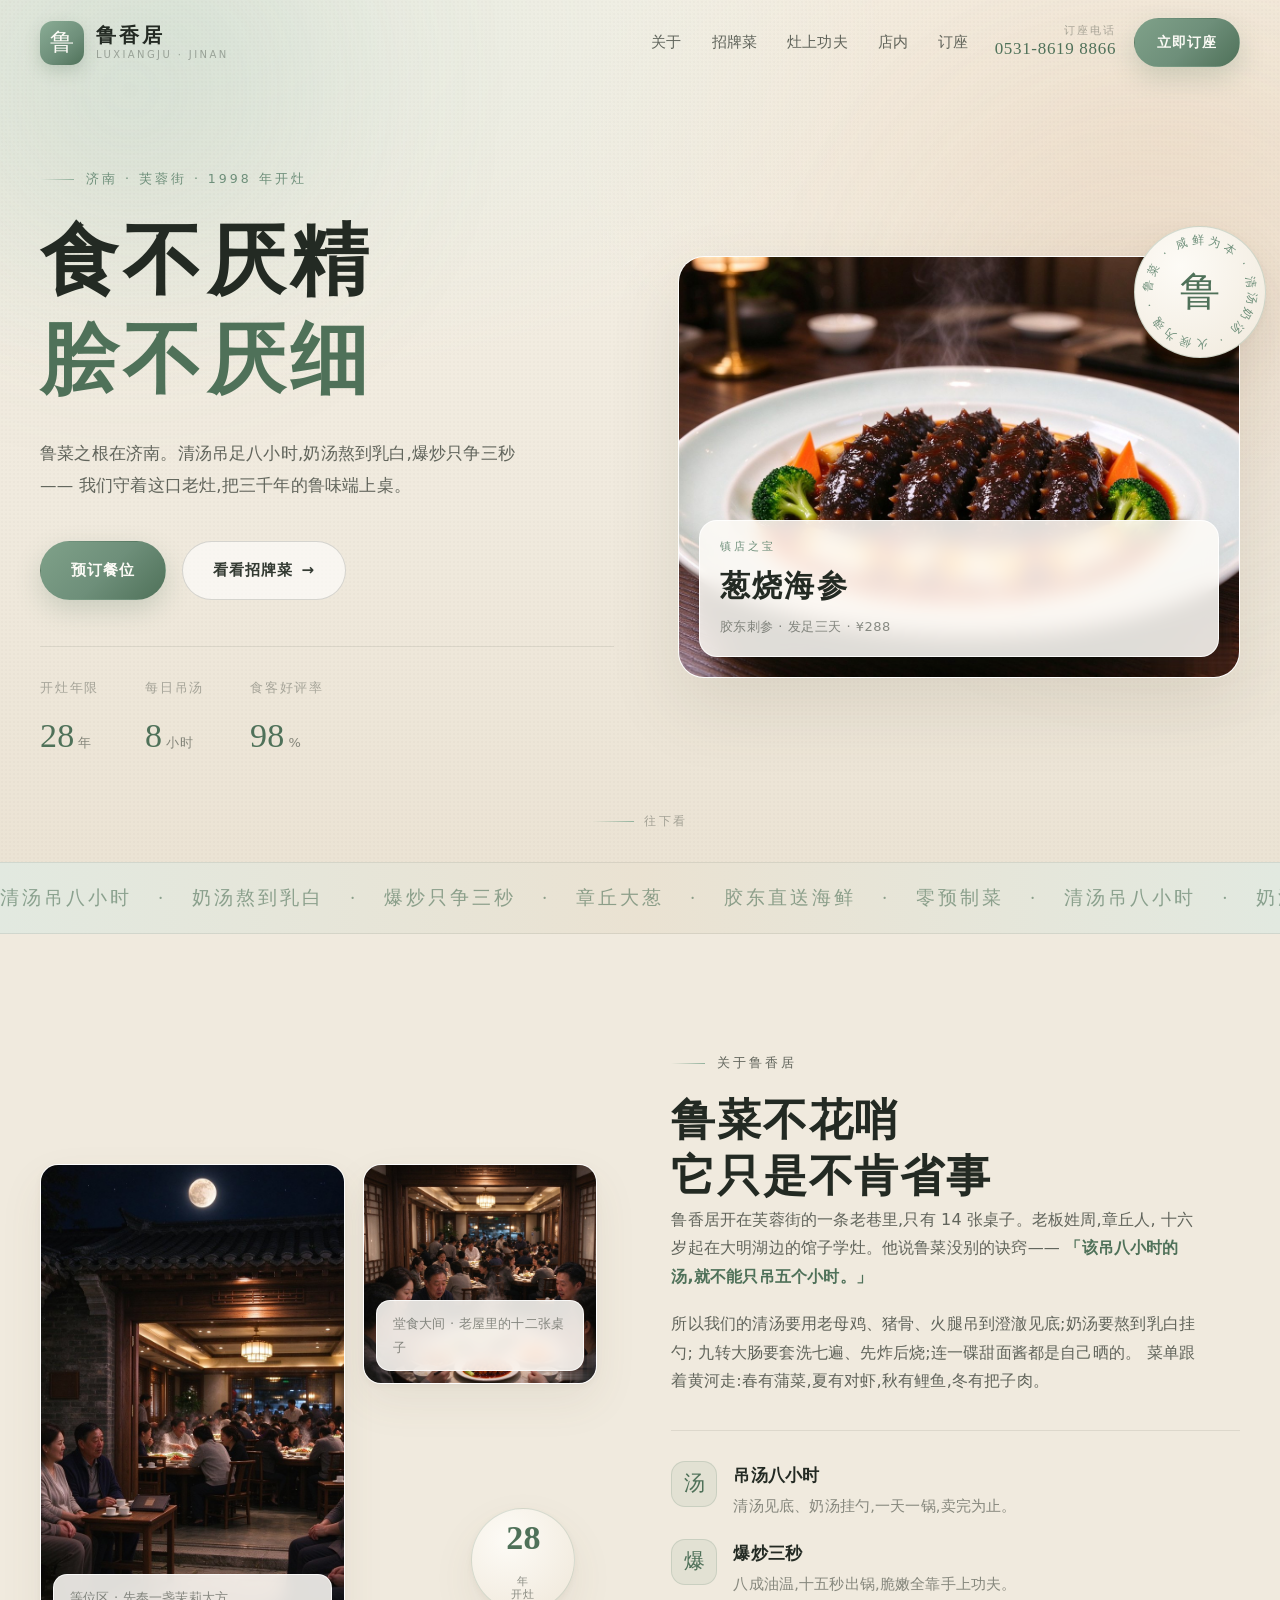
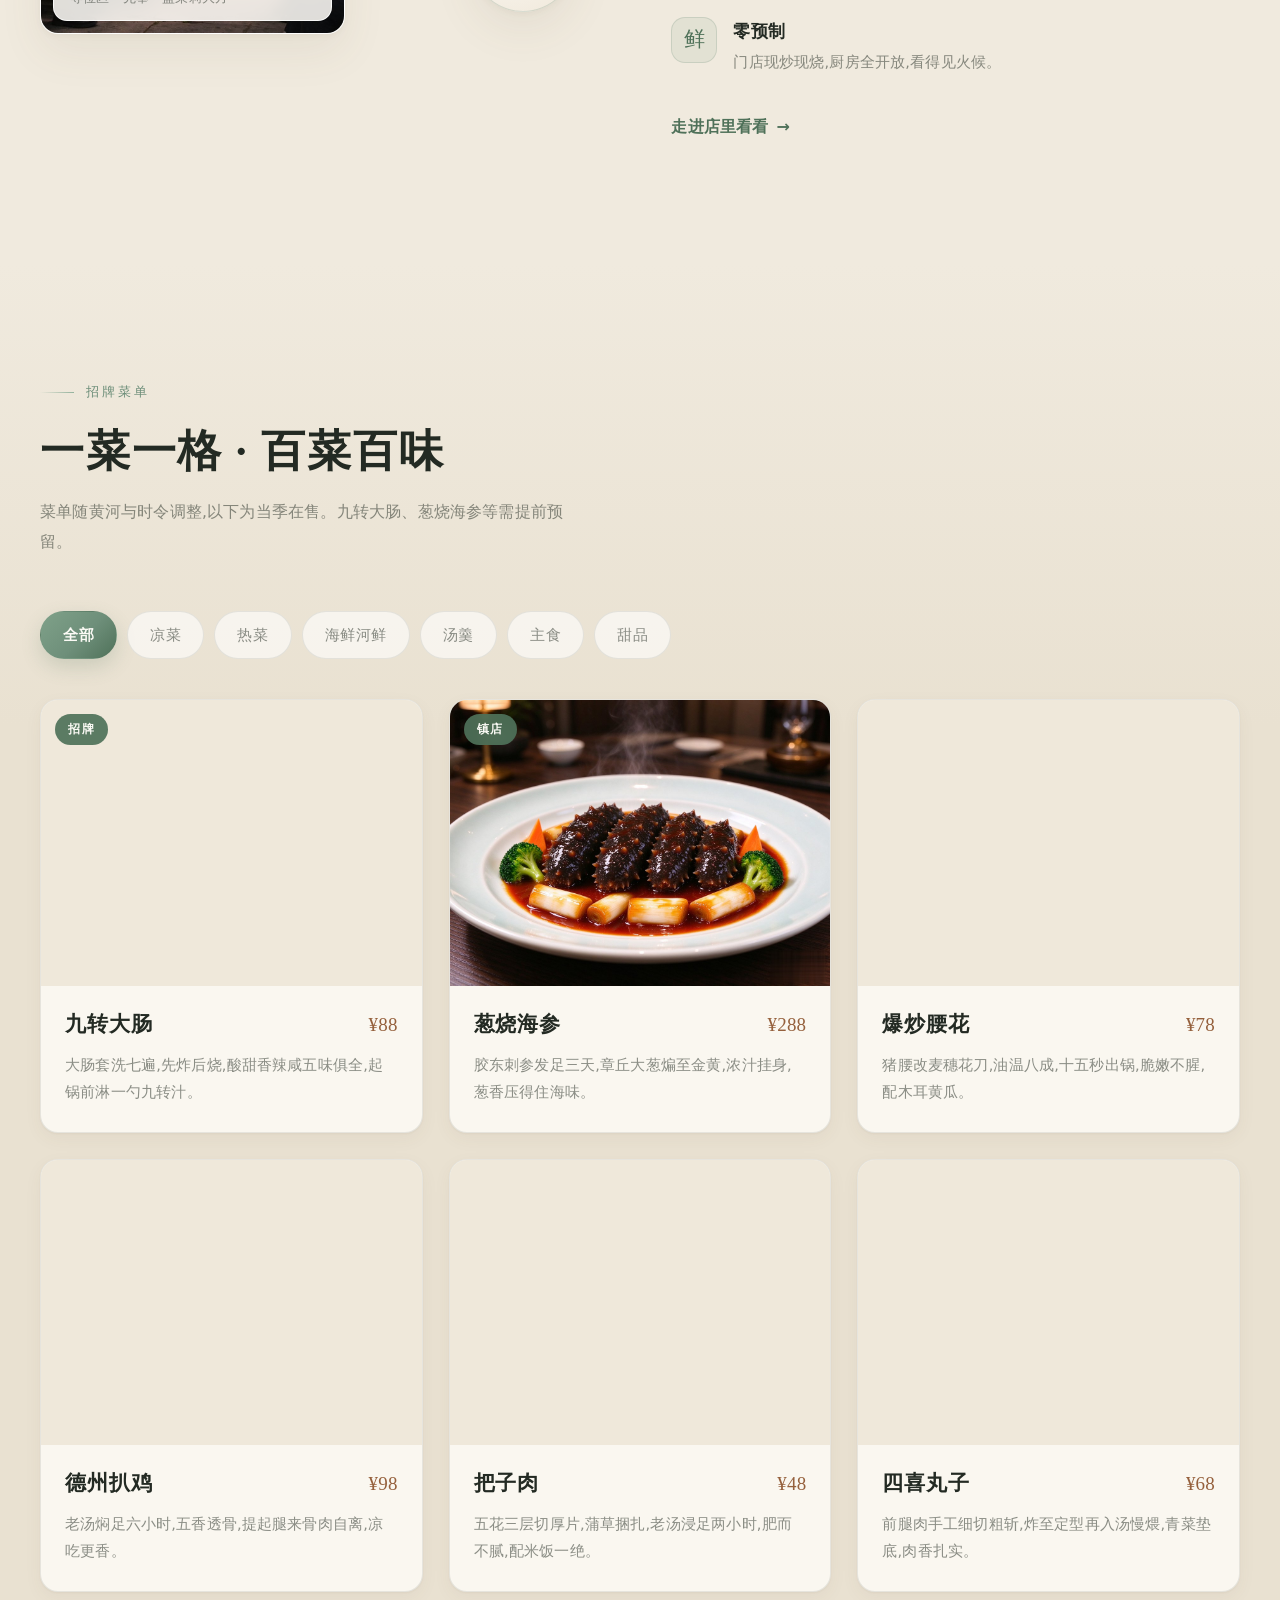
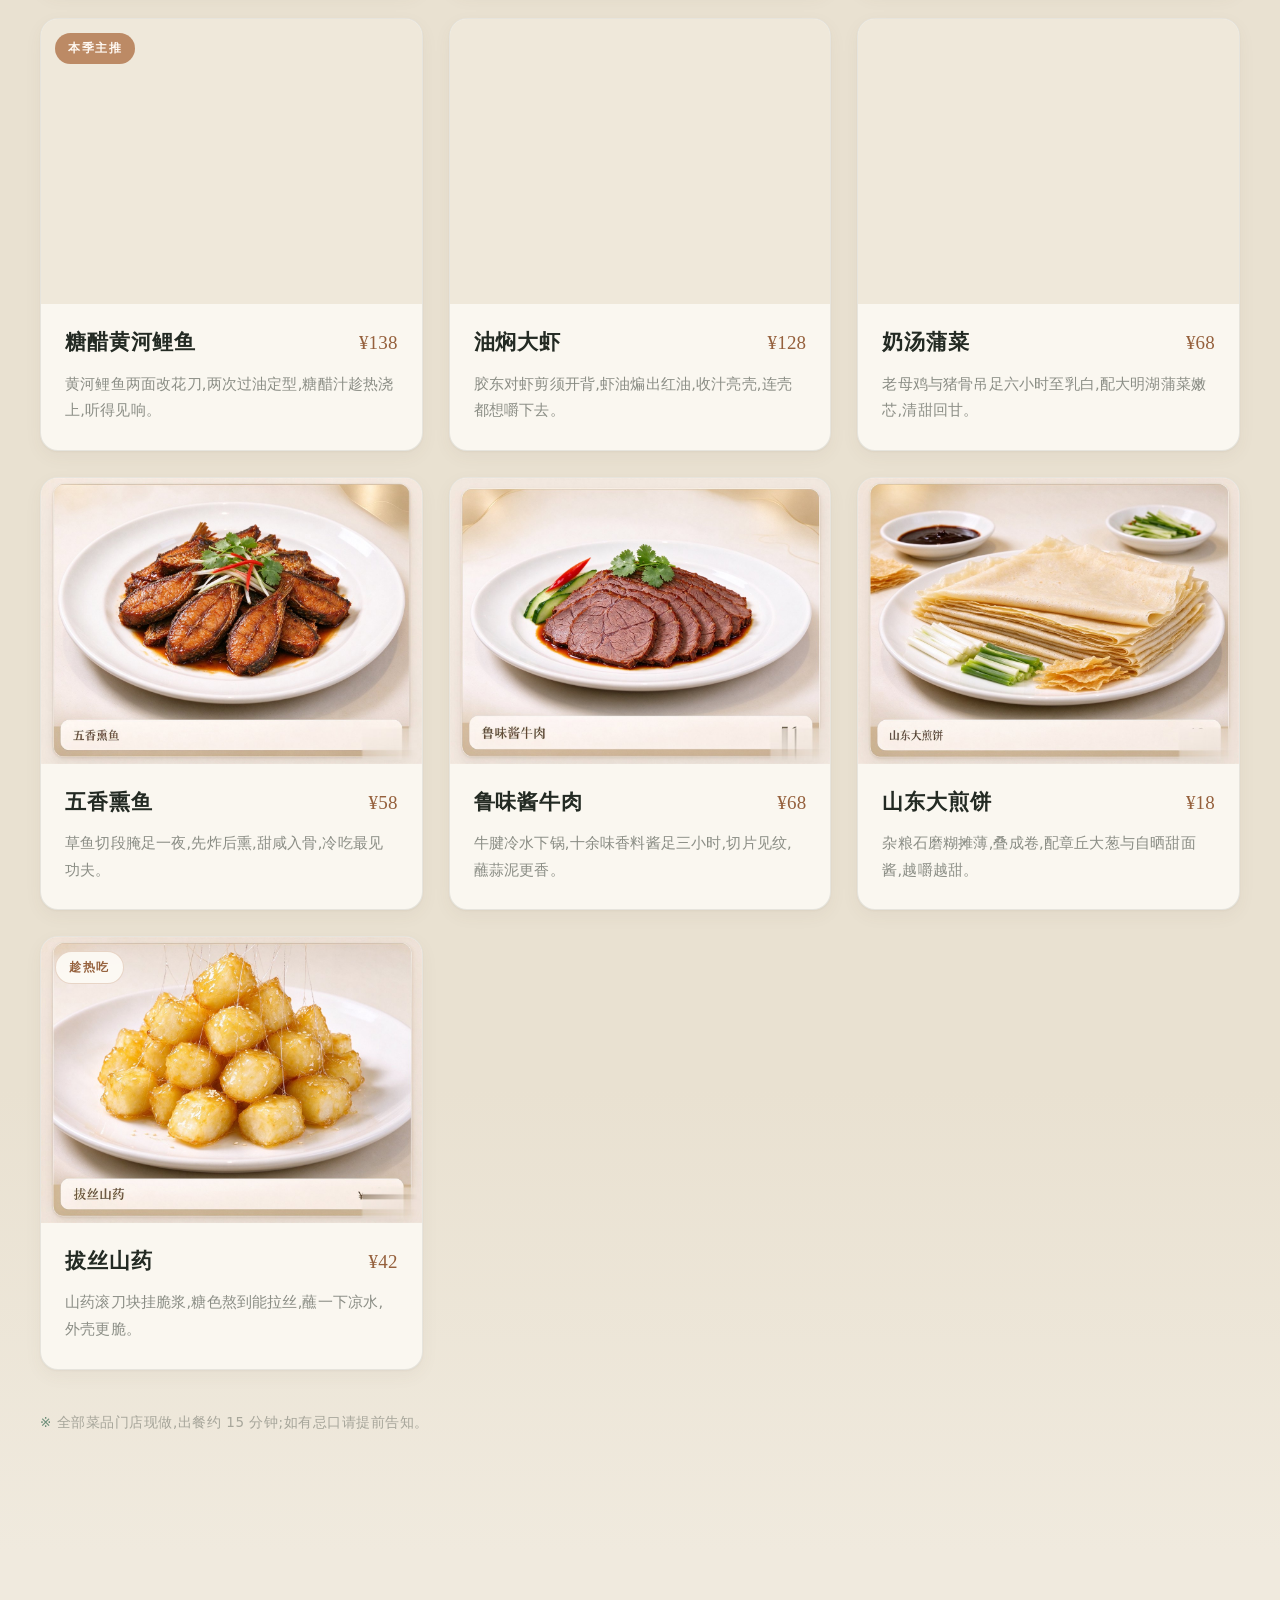
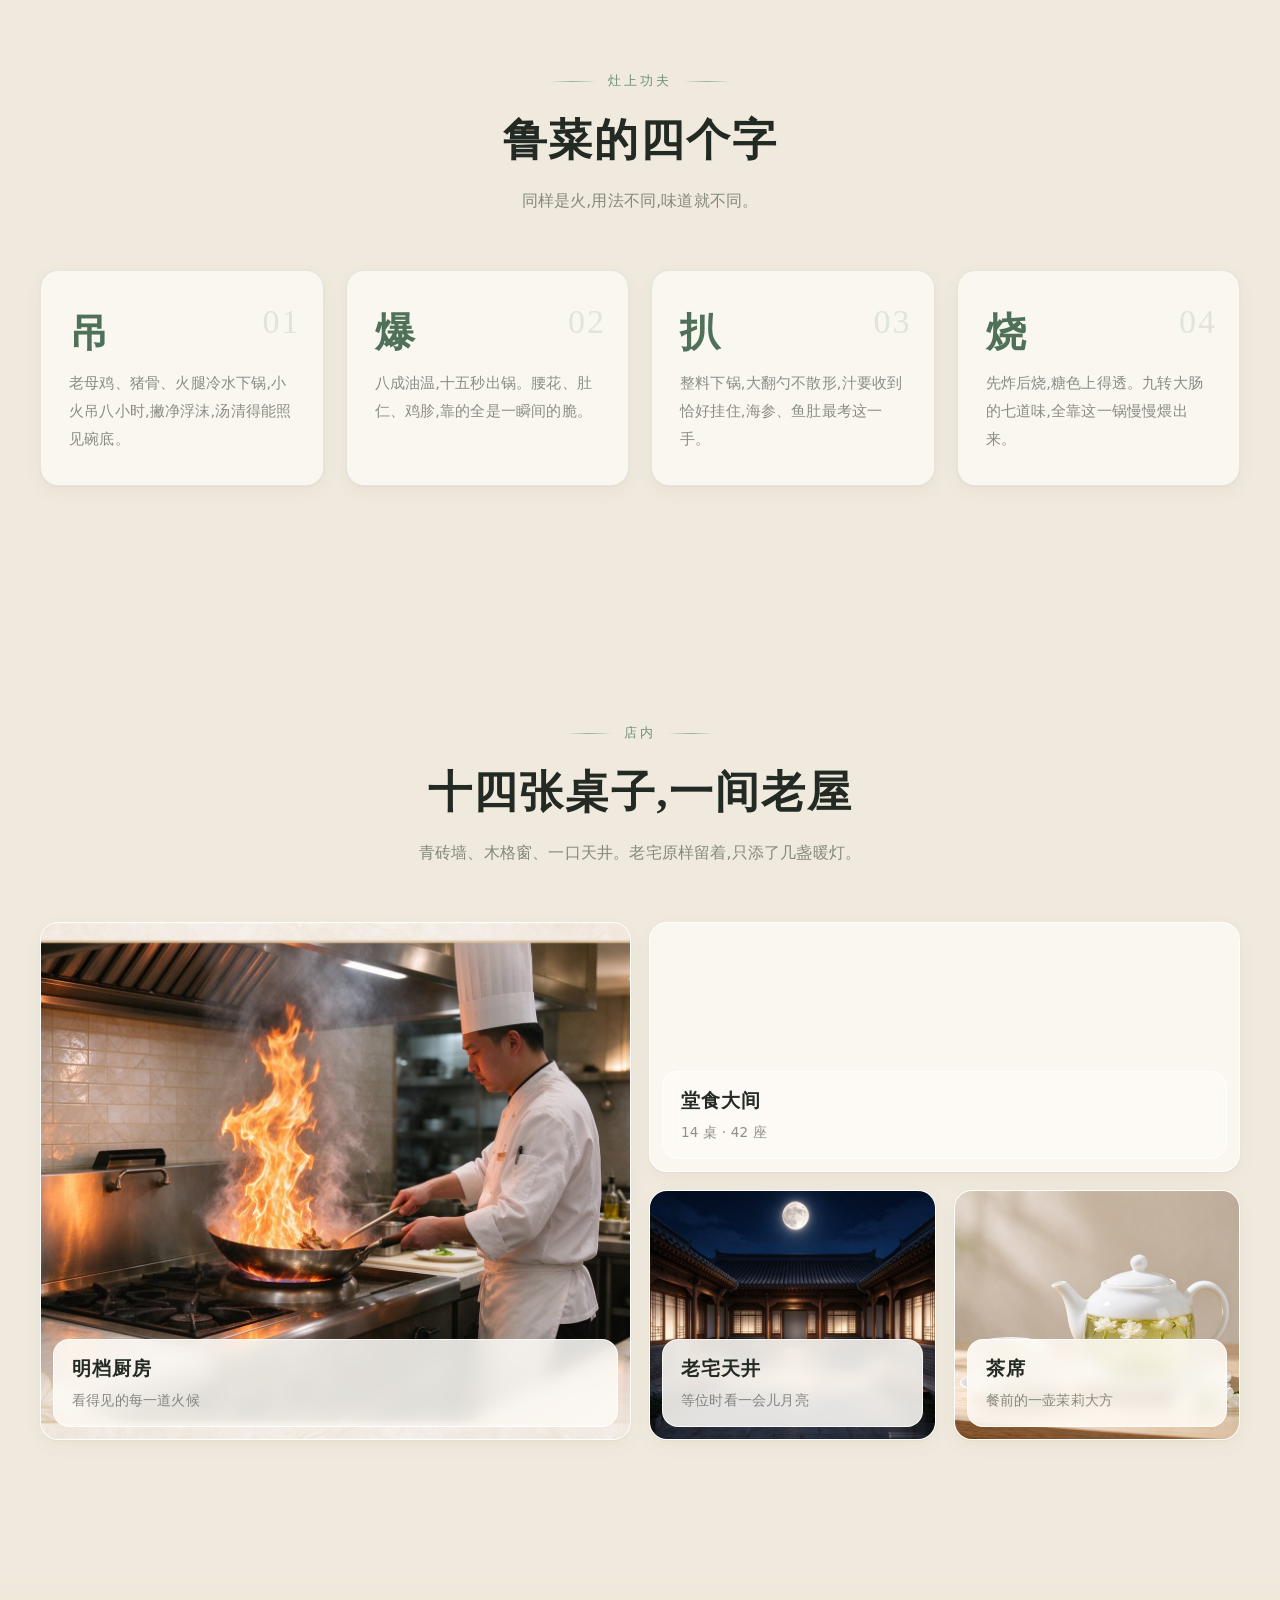
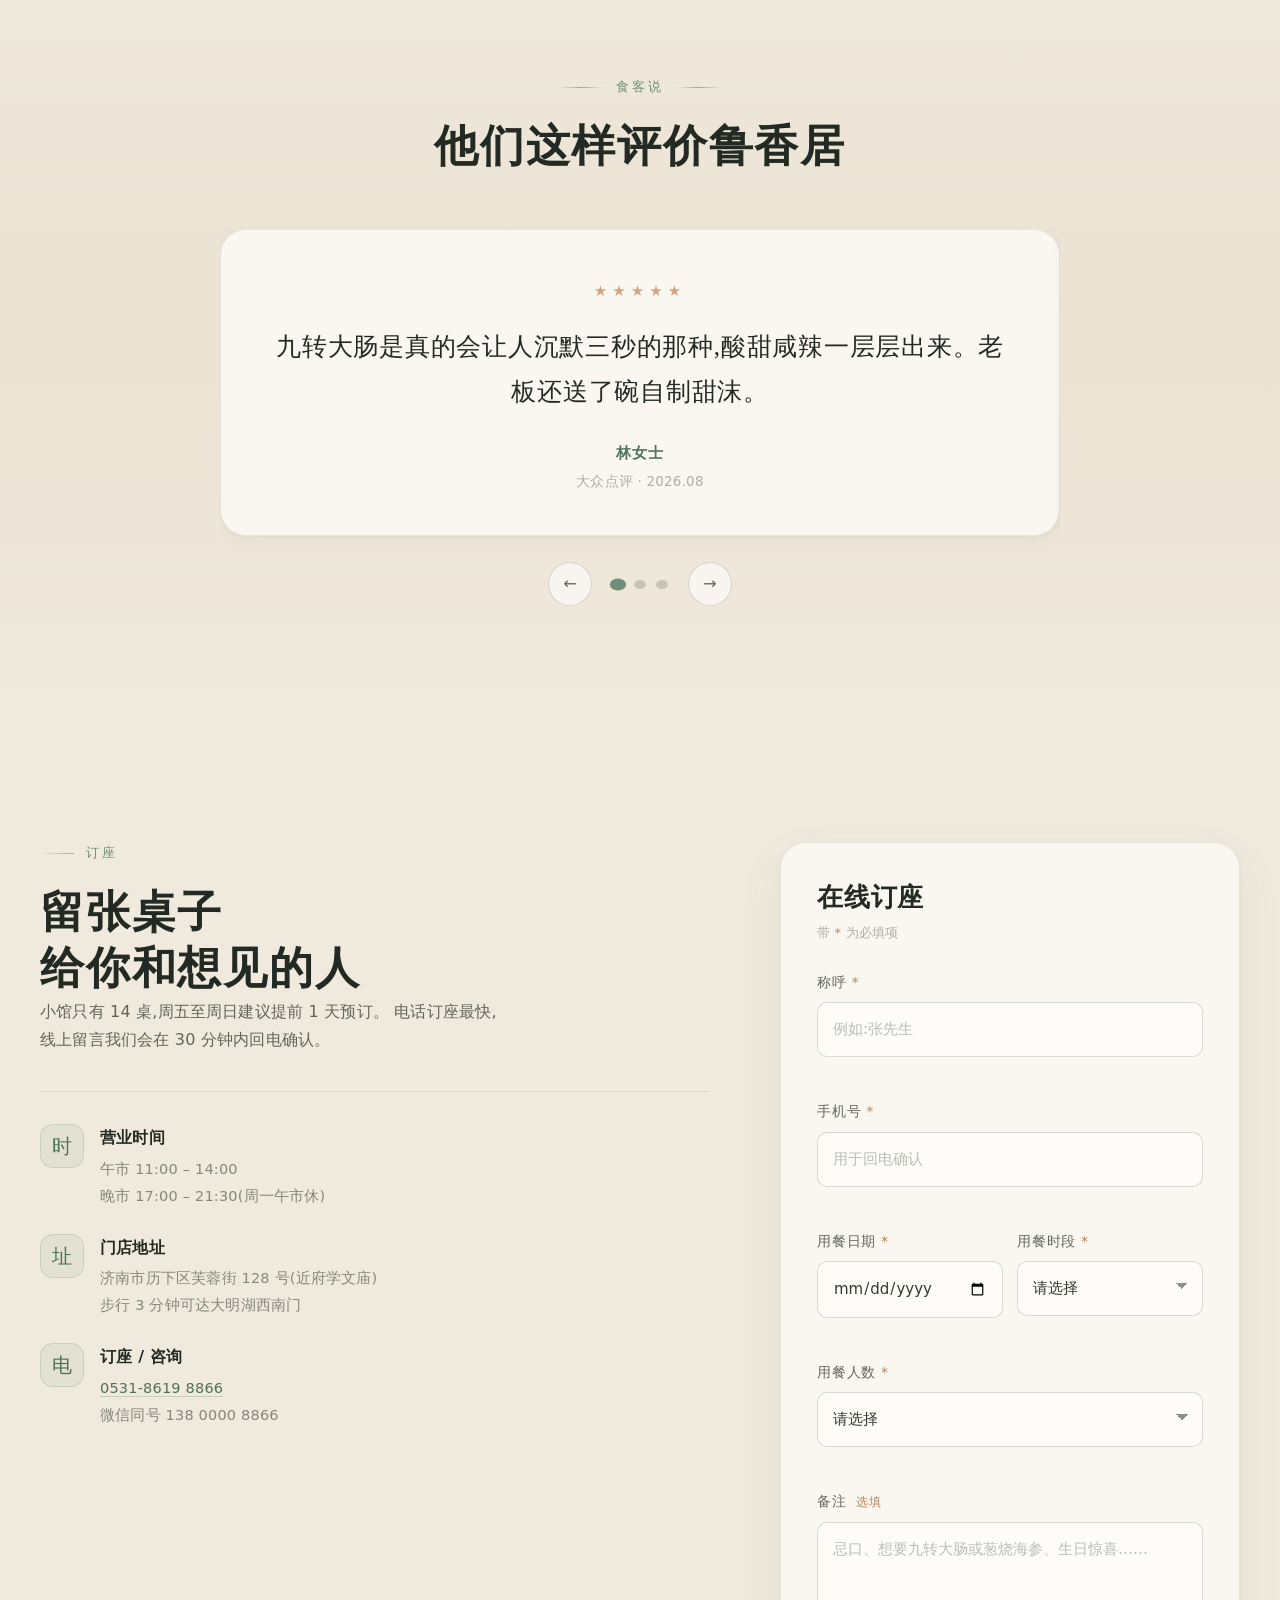
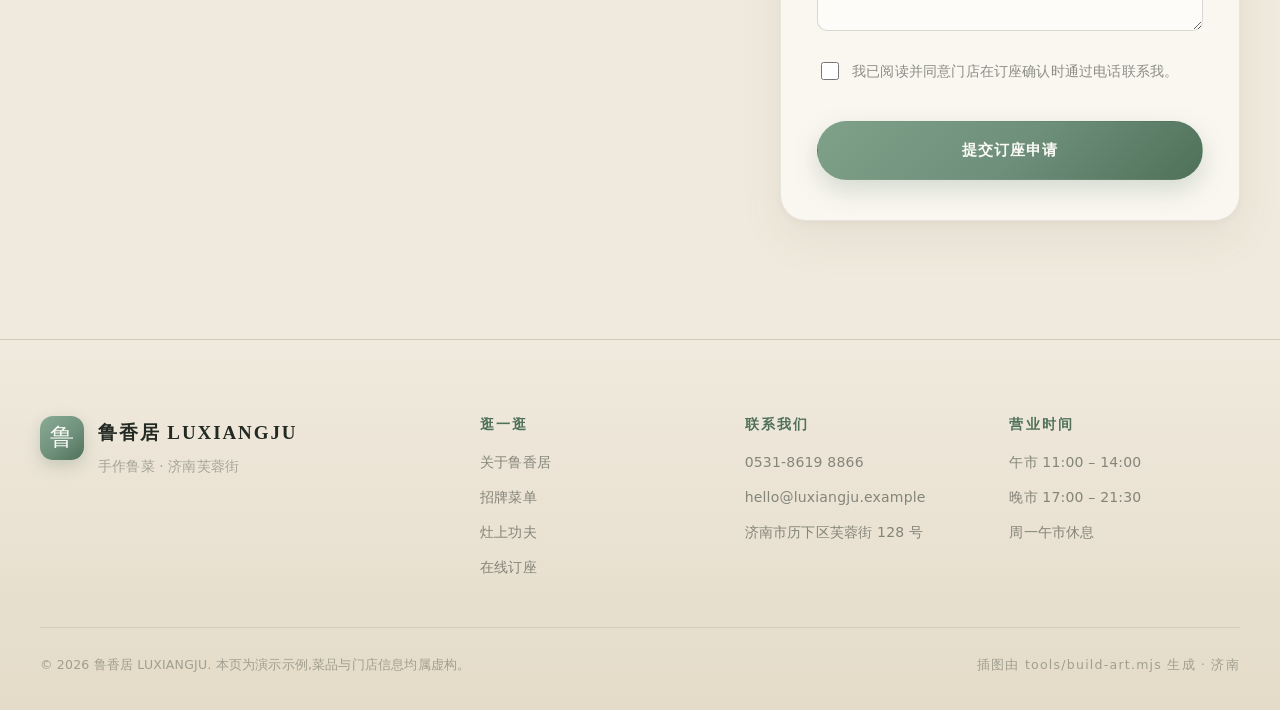
<file: index.html>
<!DOCTYPE html>
<html lang="zh-CN">
<head>
<meta charset="UTF-8" />
<meta name="viewport" content="width=device-width, initial-scale=1" />
<meta name="theme-color" content="#f7f3ea" />
<title>鲁香居 · 泉城手作鲁菜</title>
<meta name="description" content="鲁香居是济南芙蓉街的一间鲁菜小馆。清汤吊足八小时,奶汤熬到乳白,爆炒只争三秒——九转大肠、葱烧海参、糖醋黄河鲤鱼等经典鲁菜,支持在线订座。" />
<meta name="keywords" content="鲁菜,山东菜,济南菜,九转大肠,葱烧海参,糖醋黄河鲤鱼,济南餐厅,在线订座" />
<meta property="og:type" content="restaurant" />
<meta property="og:title" content="鲁香居 · 泉城手作鲁菜" />
<meta property="og:description" content="清汤吊八小时,爆炒只争三秒。济南芙蓉街的手作鲁菜小馆。" />
<meta property="og:image" content="assets/img/photos/dish-congshaohaishen.jpg" />
<link rel="icon" href="data:image/svg+xml,%3Csvg xmlns='http://www.w3.org/2000/svg' viewBox='0 0 64 64'%3E%3Crect width='64' height='64' rx='16' fill='%236e8f7a'/%3E%3Ctext x='32' y='45' font-size='36' text-anchor='middle' fill='%23fdfbf6' font-family='STSong,serif'%3E%E9%B2%81%3C/text%3E%3C/svg%3E" />
<link rel="stylesheet" href="assets/css/style.css" />
<noscript><style>
  .reveal { opacity: 1 !important; transform: none !important; }
  .nav-toggle { display: none !important; }
  /* 关闭 JS 时,卡片不可点,直接把主料/配菜摊在卡片里 */
  .dish__hit { display: none !important; }
  .dish__detail[hidden] { display: block !important; margin-top: 4px; }
</style></noscript>
<script type="application/ld+json">
{
  "@context": "https://schema.org",
  "@type": "Restaurant",
  "name": "鲁香居",
  "servesCuisine": ["鲁菜", "山东菜", "济南菜"],
  "priceRange": "¥¥",
  "telephone": "+86-531-8619-8866",
  "address": {
    "@type": "PostalAddress",
    "streetAddress": "历下区芙蓉街 128 号",
    "addressLocality": "济南市",
    "addressRegion": "山东省",
    "addressCountry": "CN"
  },
  "openingHours": ["Mo-Su 11:00-14:00", "Mo-Su 17:00-21:30"],
  "acceptsReservations": "True"
}
</script>
</head>
<body>

<a class="skip-link" href="#main">跳到主内容</a>
<div class="scroll-progress" aria-hidden="true"><span id="scrollBar"></span></div>

<header class="site-header" id="siteHeader">
  <div class="shell header__inner">
    <a class="brand" href="#top" aria-label="鲁香居 回到顶部">
      <span class="brand__mark" aria-hidden="true">鲁</span>
      <span class="brand__text">
        <strong>鲁香居</strong>
        <small>LUXIANGJU · JINAN</small>
      </span>
    </a>

    <nav class="nav" id="primaryNav" aria-label="主导航">
      <ul class="nav__list">
        <li><a href="#about">关于</a></li>
        <li><a href="#menu">招牌菜</a></li>
        <li><a href="#craft">灶上功夫</a></li>
        <li><a href="#gallery">店内</a></li>
        <li><a href="#booking">订座</a></li>
      </ul>
    </nav>

    <div class="header__actions">
      <a class="header__phone" href="tel:+8653186198866">
        <span class="header__phone-label">订座电话</span>
        <span class="header__phone-num">0531-8619 8866</span>
      </a>
      <a class="btn btn--solid btn--sm" href="#booking">立即订座</a>
      <button class="nav-toggle" id="navToggle" type="button" aria-expanded="false" aria-controls="primaryNav" aria-label="打开导航菜单">
        <span></span><span></span><span></span>
      </button>
    </div>
  </div>
</header>

<main id="main">

  <!-- ============ 首屏 ============ -->
  <section class="hero" id="top">
    <div class="hero__bg" aria-hidden="true">
      <span class="hero__glow hero__glow--a"></span>
      <span class="hero__glow hero__glow--b"></span>
      <span class="hero__grain"></span>
    </div>

    <div class="shell hero__inner">
      <div class="hero__copy">
        <p class="eyebrow"><span class="eyebrow__line"></span>济南 · 芙蓉街 · 1998 年开灶</p>
        <h1 class="hero__title">
          食不厌精<br />
          <em>脍不厌细</em>
        </h1>
        <p class="hero__lead">
          鲁菜之根在济南。清汤吊足八小时,奶汤熬到乳白,爆炒只争三秒——
          我们守着这口老灶,把三千年的鲁味端上桌。
        </p>

        <div class="hero__cta">
          <a class="btn btn--solid" href="#booking">预订餐位</a>
          <a class="btn btn--ghost" href="#menu">看看招牌菜<span class="btn__arrow" aria-hidden="true">→</span></a>
        </div>

        <dl class="hero__stats">
          <div class="stat">
            <dt>开灶年限</dt>
            <dd><span data-count="28">0</span><span class="stat__unit">年</span></dd>
          </div>
          <div class="stat">
            <dt>每日吊汤</dt>
            <dd><span data-count="8">0</span><span class="stat__unit">小时</span></dd>
          </div>
          <div class="stat">
            <dt>食客好评率</dt>
            <dd><span data-count="98">0</span><span class="stat__unit">%</span></dd>
          </div>
        </dl>
      </div>

      <div class="hero__visual">
        <figure class="hero__plate">
          <img src="assets/img/photos/dish-congshaohaishen.jpg" width="1200" height="900"
               alt="镇店之宝葱烧海参:胶东刺参配章丘大葱,浓汁挂身" fetchpriority="high" />
          <figcaption class="hero__badge">
            <span class="hero__badge-label">镇店之宝</span>
            <strong>葱烧海参</strong>
            <span class="hero__badge-meta">胶东刺参 · 发足三天 · ¥288</span>
          </figcaption>
        </figure>

        <div class="seal" aria-hidden="true">
          <svg viewBox="0 0 140 140" class="seal__ring">
            <defs>
              <path id="sealPath" d="M70,70 m-52,0 a52,52 0 1,1 104,0 a52,52 0 1,1 -104,0" />
            </defs>
            <text><textPath href="#sealPath" startOffset="0">鲁菜 · 咸鲜为本 · 清汤奶汤 · 火候为魂 ·</textPath></text>
          </svg>
          <span class="seal__center">鲁</span>
        </div>
      </div>
    </div>

    <a class="hero__scroll" href="#about" aria-label="向下浏览">
      <span class="hero__scroll-line"></span>往下看
    </a>
  </section>

  <!-- ============ 滚动条幅 ============ -->
  <section class="marquee" aria-hidden="true">
    <div class="marquee__track">
      <span>清汤吊八小时</span><span>·</span><span>奶汤熬到乳白</span><span>·</span>
      <span>爆炒只争三秒</span><span>·</span><span>章丘大葱</span><span>·</span>
      <span>胶东直送海鲜</span><span>·</span><span>零预制菜</span><span>·</span>
      <span>清汤吊八小时</span><span>·</span><span>奶汤熬到乳白</span><span>·</span>
      <span>爆炒只争三秒</span><span>·</span><span>章丘大葱</span><span>·</span>
      <span>胶东直送海鲜</span><span>·</span><span>零预制菜</span><span>·</span>
    </div>
  </section>

  <!-- ============ 关于 ============ -->
  <section class="section about" id="about">
    <div class="shell about__inner">
      <div class="about__media reveal">
        <figure class="frame frame--tall">
          <img src="assets/img/photos/env-waiting.jpg" width="1200" height="1106" alt="店门口的等位区:木凳、矮几和一壶热茶" loading="lazy" decoding="async" />
          <figcaption>等位区 · 先奉一盏茉莉大方</figcaption>
        </figure>
        <figure class="frame frame--small">
          <img src="assets/img/photos/env-hall-inner.jpg" width="1200" height="1106" alt="堂食大间:老屋里的木桌与暖灯" loading="lazy" decoding="async" />
          <figcaption>堂食大间 · 老屋里的十二张桌子</figcaption>
        </figure>
        <div class="about__badge" aria-hidden="true">
          <strong>28</strong>
          <span>年<br />开灶</span>
        </div>
      </div>

      <div class="about__copy reveal">
        <p class="eyebrow"><span class="eyebrow__line"></span>关于鲁香居</p>
        <h2 class="section__title">鲁菜不花哨<br />它只是不肯省事</h2>
        <p>
          鲁香居开在芙蓉街的一条老巷里,只有 14 张桌子。老板姓周,章丘人,
          十六岁起在大明湖边的馆子学灶。他说鲁菜没别的诀窍——
          <strong>「该吊八小时的汤,就不能只吊五个小时。」</strong>
        </p>
        <p>
          所以我们的清汤要用老母鸡、猪骨、火腿吊到澄澈见底;奶汤要熬到乳白挂勺;
          九转大肠要套洗七遍、先炸后烧;连一碟甜面酱都是自己晒的。
          菜单跟着黄河走:春有蒲菜,夏有对虾,秋有鲤鱼,冬有把子肉。
        </p>

        <ul class="about__points">
          <li>
            <span class="about__points-icon" aria-hidden="true">汤</span>
            <div><strong>吊汤八小时</strong><p>清汤见底、奶汤挂勺,一天一锅,卖完为止。</p></div>
          </li>
          <li>
            <span class="about__points-icon" aria-hidden="true">爆</span>
            <div><strong>爆炒三秒</strong><p>八成油温,十五秒出锅,脆嫩全靠手上功夫。</p></div>
          </li>
          <li>
            <span class="about__points-icon" aria-hidden="true">鲜</span>
            <div><strong>零预制</strong><p>门店现炒现烧,厨房全开放,看得见火候。</p></div>
          </li>
        </ul>

        <a class="link-arrow" href="#gallery">走进店里看看<span aria-hidden="true">→</span></a>
      </div>
    </div>
  </section>

  <!-- ============ 招牌菜单 ============ -->
  <section class="section section--dark menu" id="menu">
    <div class="shell">
      <header class="section__head reveal">
        <p class="eyebrow"><span class="eyebrow__line"></span>招牌菜单</p>
        <h2 class="section__title">一菜一格 · 百菜百味</h2>
        <p class="section__sub">
          菜单随黄河与时令调整,以下为当季在售。九转大肠、葱烧海参等需提前预留。
        </p>
      </header>

      <div class="menu__tabs reveal" role="group" aria-label="菜品分类筛选">
        <button class="tab is-active" type="button" aria-pressed="true" data-filter="all">全部</button>
        <button class="tab" type="button" aria-pressed="false" data-filter="cold">凉菜</button>
        <button class="tab" type="button" aria-pressed="false" data-filter="hot">热菜</button>
        <button class="tab" type="button" aria-pressed="false" data-filter="sea">海鲜河鲜</button>
        <button class="tab" type="button" aria-pressed="false" data-filter="soup">汤羹</button>
        <button class="tab" type="button" aria-pressed="false" data-filter="staple">主食</button>
        <button class="tab" type="button" aria-pressed="false" data-filter="sweet">甜品</button>
      </div>

      <div class="menu__grid reveal" id="menuGrid">

        <article class="dish" data-category="hot">
          <div class="dish__media">
            <img src="assets/img/photos/dish-jiuzhuandachang.jpg" width="1200" height="900"
                 alt="九转大肠:盘中的红亮大肠段,淋着浓汁,撒香菜与芝麻" loading="lazy" decoding="async" />
            <span class="dish__tag dish__tag--signature">招牌</span>
          </div>
          <div class="dish__body">
            <div class="dish__head"><h3>九转大肠</h3><span class="dish__price">¥88</span></div>
            <p>大肠套洗七遍,先炸后烧,酸甜香辣咸五味俱全,起锅前淋一勺九转汁。</p>
          </div>
          <div class="dish__detail" hidden>
            <div class="detail-group">
              <h4>主料</h4>
              <ul class="chips">
                <li class="chip chip--main">猪大肠中段 400g</li>
              </ul>
            </div>
            <div class="detail-group">
              <h4>配菜</h4>
              <ul class="chips">
                <li class="chip">香菜段</li>
                <li class="chip">葱花</li>
                <li class="chip">姜末</li>
                <li class="chip">蒜末</li>
                <li class="chip">熟白芝麻</li>
              </ul>
            </div>
            <div class="detail-group">
              <h4>调料</h4>
              <p class="detail-text">冰糖、香醋、酱油、花椒油、肉桂、砂仁</p>
            </div>
            <dl class="detail-meta">
              <div><dt>技法</dt><dd>套洗七遍 → 焯水 → 过油 → 慢火烧透</dd></div>
              <div><dt>口味</dt><dd>酸甜香辣咸,五味俱全</dd></div>
              <div><dt>分量</dt><dd>2–3 人</dd></div>
            </dl>
            <p class="detail-tip">现做约 25 分钟,建议订座时预留;大肠属内脏,忌口请提前说明。</p>
          </div>
          <button class="dish__hit" type="button" aria-label="查看「九转大肠」的主料与配菜"></button>
        </article>

        <article class="dish" data-category="hot">
          <div class="dish__media">
            <img src="assets/img/photos/dish-congshaohaishen.jpg" width="1200" height="900"
                 alt="葱烧海参:深色刺参配金黄葱段,浓汁油亮" loading="lazy" decoding="async" />
            <span class="dish__tag dish__tag--signature">镇店</span>
          </div>
          <div class="dish__body">
            <div class="dish__head"><h3>葱烧海参</h3><span class="dish__price">¥288</span></div>
            <p>胶东刺参发足三天,章丘大葱煸至金黄,浓汁挂身,葱香压得住海味。</p>
          </div>
          <div class="dish__detail" hidden>
            <div class="detail-group">
              <h4>主料</h4>
              <ul class="chips">
                <li class="chip chip--main">胶东刺参 80g(干参,发足三天)</li>
              </ul>
            </div>
            <div class="detail-group">
              <h4>配菜</h4>
              <ul class="chips">
                <li class="chip">章丘大葱葱白 200g</li>
                <li class="chip">姜片</li>
                <li class="chip">油菜心</li>
              </ul>
            </div>
            <div class="detail-group">
              <h4>调料</h4>
              <p class="detail-text">高汤、酱油、糖色、料酒、花椒油</p>
            </div>
            <dl class="detail-meta">
              <div><dt>技法</dt><dd>发制三天 → 大葱煸至金黄 → 扒烧收汁</dd></div>
              <div><dt>口味</dt><dd>咸鲜醇厚,葱香压住海味</dd></div>
              <div><dt>分量</dt><dd>2–3 人</dd></div>
            </dl>
            <p class="detail-tip">需提前 1 天预订,每日限量 8 份。</p>
          </div>
          <button class="dish__hit" type="button" aria-label="查看「葱烧海参」的主料与配菜"></button>
        </article>

        <article class="dish" data-category="hot">
          <div class="dish__media">
            <img src="assets/img/photos/dish-baochaoyaohua.jpg" width="1200" height="900"
                 alt="爆炒腰花:麦穗花刀的腰块与木耳、黄瓜片同炒" loading="lazy" decoding="async" />
          </div>
          <div class="dish__body">
            <div class="dish__head"><h3>爆炒腰花</h3><span class="dish__price">¥78</span></div>
            <p>猪腰改麦穗花刀,油温八成,十五秒出锅,脆嫩不腥,配木耳黄瓜。</p>
          </div>
          <div class="dish__detail" hidden>
            <div class="detail-group">
              <h4>主料</h4>
              <ul class="chips">
                <li class="chip chip--main">鲜猪腰 2 副</li>
              </ul>
            </div>
            <div class="detail-group">
              <h4>配菜</h4>
              <ul class="chips">
                <li class="chip">水发木耳</li>
                <li class="chip">黄瓜片</li>
                <li class="chip">笋片</li>
                <li class="chip">蒜片</li>
              </ul>
            </div>
            <div class="detail-group">
              <h4>调料</h4>
              <p class="detail-text">香醋、料酒、盐、白胡椒、湿淀粉</p>
            </div>
            <dl class="detail-meta">
              <div><dt>技法</dt><dd>麦穗花刀 → 八成油温 → 十五秒出锅</dd></div>
              <div><dt>口味</dt><dd>咸鲜脆嫩,回味微酸</dd></div>
              <div><dt>分量</dt><dd>2 人</dd></div>
            </dl>
            <p class="detail-tip">讲究出锅即食,不建议打包。</p>
          </div>
          <button class="dish__hit" type="button" aria-label="查看「爆炒腰花」的主料与配菜"></button>
        </article>

        <article class="dish" data-category="hot">
          <div class="dish__media">
            <img src="assets/img/photos/dish-dezhoubaji.jpg" width="1200" height="900"
                 alt="德州扒鸡:整只金黄扒鸡卧在盘中,造型完整" loading="lazy" decoding="async" />
          </div>
          <div class="dish__body">
            <div class="dish__head"><h3>德州扒鸡</h3><span class="dish__price">¥98</span></div>
            <p>老汤焖足六小时,五香透骨,提起腿来骨肉自离,凉吃更香。</p>
          </div>
          <div class="dish__detail" hidden>
            <div class="detail-group">
              <h4>主料</h4>
              <ul class="chips">
                <li class="chip chip--main">本地小公鸡 1 只(约 1000g)</li>
              </ul>
            </div>
            <div class="detail-group">
              <h4>配菜</h4>
              <ul class="chips">
                <li class="chip">老汤</li>
                <li class="chip">葱段</li>
                <li class="chip">姜块</li>
              </ul>
            </div>
            <div class="detail-group">
              <h4>调料</h4>
              <p class="detail-text">八角、桂皮、丁香、草果、砂仁、饴糖、酱油</p>
            </div>
            <dl class="detail-meta">
              <div><dt>技法</dt><dd>饴糖挂色 → 油炸 → 老汤焖六小时</dd></div>
              <div><dt>口味</dt><dd>五香脱骨,咸鲜回甜</dd></div>
              <div><dt>分量</dt><dd>2–4 人</dd></div>
            </dl>
            <p class="detail-tip">可整只或半只,凉吃更见香。</p>
          </div>
          <button class="dish__hit" type="button" aria-label="查看「德州扒鸡」的主料与配菜"></button>
        </article>

        <article class="dish" data-category="hot">
          <div class="dish__media">
            <img src="assets/img/photos/dish-bazirou.jpg" width="1200" height="900"
                 alt="把子肉:蒲草捆扎的五花肉厚片,酱色油亮" loading="lazy" decoding="async" />
          </div>
          <div class="dish__body">
            <div class="dish__head"><h3>把子肉</h3><span class="dish__price">¥48</span></div>
            <p>五花三层切厚片,蒲草捆扎,老汤浸足两小时,肥而不腻,配米饭一绝。</p>
          </div>
          <div class="dish__detail" hidden>
            <div class="detail-group">
              <h4>主料</h4>
              <ul class="chips">
                <li class="chip chip--main">带皮五花三层猪肉 500g</li>
              </ul>
            </div>
            <div class="detail-group">
              <h4>配菜</h4>
              <ul class="chips">
                <li class="chip">葱段</li>
                <li class="chip">姜片</li>
                <li class="chip">干辣椒</li>
                <li class="chip">蒲草(捆扎)</li>
              </ul>
            </div>
            <div class="detail-group">
              <h4>调料</h4>
              <p class="detail-text">老汤、冰糖、酱油、八角、香叶</p>
            </div>
            <dl class="detail-meta">
              <div><dt>技法</dt><dd>蒲草捆扎 → 老汤浸足两小时</dd></div>
              <div><dt>口味</dt><dd>酱香浓郁,肥而不腻</dd></div>
              <div><dt>分量</dt><dd>2 人</dd></div>
            </dl>
            <p class="detail-tip">配一碗米饭最佳,米饭单点 ¥3。</p>
          </div>
          <button class="dish__hit" type="button" aria-label="查看「把子肉」的主料与配菜"></button>
        </article>

        <article class="dish" data-category="hot">
          <div class="dish__media">
            <img src="assets/img/photos/dish-sixiwanzi.jpg" width="1200" height="900"
                 alt="四喜丸子:四只硕大肉丸配青菜,浇上红亮酱汁" loading="lazy" decoding="async" />
          </div>
          <div class="dish__body">
            <div class="dish__head"><h3>四喜丸子</h3><span class="dish__price">¥68</span></div>
            <p>前腿肉手工细切粗斩,炸至定型再入汤慢煨,青菜垫底,肉香扎实。</p>
          </div>
          <div class="dish__detail" hidden>
            <div class="detail-group">
              <h4>主料</h4>
              <ul class="chips">
                <li class="chip chip--main">猪前腿肉 500g(细切粗斩)</li>
              </ul>
            </div>
            <div class="detail-group">
              <h4>配菜</h4>
              <ul class="chips">
                <li class="chip">荸荠</li>
                <li class="chip">香菇</li>
                <li class="chip">油菜心</li>
                <li class="chip">葱姜末</li>
              </ul>
            </div>
            <div class="detail-group">
              <h4>调料</h4>
              <p class="detail-text">鸡蛋、淀粉、酱油、高汤</p>
            </div>
            <dl class="detail-meta">
              <div><dt>技法</dt><dd>手打上劲 → 油炸定型 → 汤中慢煨</dd></div>
              <div><dt>口味</dt><dd>咸鲜软糯</dd></div>
              <div><dt>分量</dt><dd>4 只 / 2–3 人</dd></div>
            </dl>
            <p class="detail-tip">四只一份,取福禄寿喜之意。</p>
          </div>
          <button class="dish__hit" type="button" aria-label="查看「四喜丸子」的主料与配菜"></button>
        </article>

        <article class="dish" data-category="sea">
          <div class="dish__media">
            <img src="assets/img/photos/dish-tangculiyu.jpg" width="1200" height="900"
                 alt="糖醋黄河鲤鱼:整条金黄鲤鱼改花刀,浇上糖醋亮汁" loading="lazy" decoding="async" />
            <span class="dish__tag dish__tag--season">本季主推</span>
          </div>
          <div class="dish__body">
            <div class="dish__head"><h3>糖醋黄河鲤鱼</h3><span class="dish__price">¥138</span></div>
            <p>黄河鲤鱼两面改花刀,两次过油定型,糖醋汁趁热浇上,听得见响。</p>
          </div>
          <div class="dish__detail" hidden>
            <div class="detail-group">
              <h4>主料</h4>
              <ul class="chips">
                <li class="chip chip--main">黄河鲤鱼 1 条(约 1000g)</li>
              </ul>
            </div>
            <div class="detail-group">
              <h4>配菜</h4>
              <ul class="chips">
                <li class="chip">葱姜蒜末</li>
                <li class="chip">青红椒丝</li>
                <li class="chip">香菜</li>
              </ul>
            </div>
            <div class="detail-group">
              <h4>调料</h4>
              <p class="detail-text">洛口醋、白糖、番茄酱、湿淀粉</p>
            </div>
            <dl class="detail-meta">
              <div><dt>技法</dt><dd>两面花刀 → 两次过油 → 糖醋汁趁热浇</dd></div>
              <div><dt>口味</dt><dd>外酥里嫩,酸甜开胃</dd></div>
              <div><dt>分量</dt><dd>3–4 人</dd></div>
            </dl>
            <p class="detail-tip">现炸现浇汁,建议堂食,打包会回软。</p>
          </div>
          <button class="dish__hit" type="button" aria-label="查看「糖醋黄河鲤鱼」的主料与配菜"></button>
        </article>

        <article class="dish" data-category="sea">
          <div class="dish__media">
            <img src="assets/img/photos/dish-youmendaxia.jpg" width="1200" height="900"
                 alt="油焖大虾:六只红亮的对虾呈风车状摆盘" loading="lazy" decoding="async" />
          </div>
          <div class="dish__body">
            <div class="dish__head"><h3>油焖大虾</h3><span class="dish__price">¥128</span></div>
            <p>胶东对虾剪须开背,虾油煸出红油,收汁亮壳,连壳都想嚼下去。</p>
          </div>
          <div class="dish__detail" hidden>
            <div class="detail-group">
              <h4>主料</h4>
              <ul class="chips">
                <li class="chip chip--main">胶东对虾 8 只(约 500g)</li>
              </ul>
            </div>
            <div class="detail-group">
              <h4>配菜</h4>
              <ul class="chips">
                <li class="chip">葱段</li>
                <li class="chip">姜片</li>
                <li class="chip">香菜</li>
              </ul>
            </div>
            <div class="detail-group">
              <h4>调料</h4>
              <p class="detail-text">虾油、番茄酱、白糖、料酒</p>
            </div>
            <dl class="detail-meta">
              <div><dt>技法</dt><dd>剪须开背 → 虾油煸红 → 大火收汁亮壳</dd></div>
              <div><dt>口味</dt><dd>咸甜,虾香浓厚</dd></div>
              <div><dt>分量</dt><dd>2–3 人</dd></div>
            </dl>
            <p class="detail-tip">按当日到货供应,数量有限,售完即止。</p>
          </div>
          <button class="dish__hit" type="button" aria-label="查看「油焖大虾」的主料与配菜"></button>
        </article>

        <article class="dish" data-category="soup">
          <div class="dish__media">
            <img src="assets/img/photos/dish-naitangpucai.jpg" width="1200" height="900"
                 alt="奶汤蒲菜:乳白汤中浮着嫩白蒲菜段与火腿丝" loading="lazy" decoding="async" />
          </div>
          <div class="dish__body">
            <div class="dish__head"><h3>奶汤蒲菜</h3><span class="dish__price">¥68</span></div>
            <p>老母鸡与猪骨吊足六小时至乳白,配大明湖蒲菜嫩芯,清甜回甘。</p>
          </div>
          <div class="dish__detail" hidden>
            <div class="detail-group">
              <h4>主料</h4>
              <ul class="chips">
                <li class="chip chip--main">大明湖蒲菜嫩芯 300g</li>
              </ul>
            </div>
            <div class="detail-group">
              <h4>配菜</h4>
              <ul class="chips">
                <li class="chip">火腿丝</li>
                <li class="chip">水发木耳</li>
                <li class="chip">葱姜</li>
              </ul>
            </div>
            <div class="detail-group">
              <h4>调料</h4>
              <p class="detail-text">奶汤(老母鸡与猪骨吊足六小时)</p>
            </div>
            <dl class="detail-meta">
              <div><dt>技法</dt><dd>吊奶汤至乳白 → 蒲菜断生即出</dd></div>
              <div><dt>口味</dt><dd>清鲜,汤白味醇</dd></div>
              <div><dt>分量</dt><dd>2–3 人</dd></div>
            </dl>
            <p class="detail-tip">蒲菜以 4–6 月最嫩,过季会换成当令时蔬。</p>
          </div>
          <button class="dish__hit" type="button" aria-label="查看「奶汤蒲菜」的主料与配菜"></button>
        </article>

        <article class="dish" data-category="cold">
          <div class="dish__media">
            <img src="assets/img/photos/dish-wuxiangxunyu.jpg" width="1200" height="900"
                 alt="五香熏鱼:深琥珀色的熏鱼块,撒上葱丝与芝麻" loading="lazy" decoding="async" />
          </div>
          <div class="dish__body">
            <div class="dish__head"><h3>五香熏鱼</h3><span class="dish__price">¥58</span></div>
            <p>草鱼切段腌足一夜,先炸后熏,甜咸入骨,冷吃最见功夫。</p>
          </div>
          <div class="dish__detail" hidden>
            <div class="detail-group">
              <h4>主料</h4>
              <ul class="chips">
                <li class="chip chip--main">草鱼中段 500g</li>
              </ul>
            </div>
            <div class="detail-group">
              <h4>配菜</h4>
              <ul class="chips">
                <li class="chip">葱丝</li>
                <li class="chip">姜丝</li>
                <li class="chip">熟芝麻</li>
              </ul>
            </div>
            <div class="detail-group">
              <h4>调料</h4>
              <p class="detail-text">五香粉、酱油、冰糖、花雕、茶叶与红糖(熏料)</p>
            </div>
            <dl class="detail-meta">
              <div><dt>技法</dt><dd>腌足一夜 → 先炸后熏</dd></div>
              <div><dt>口味</dt><dd>甜咸入骨,冷吃更香</dd></div>
              <div><dt>分量</dt><dd>2–3 人</dd></div>
            </dl>
            <p class="detail-tip">凉菜提前备好,售完需等次日。</p>
          </div>
          <button class="dish__hit" type="button" aria-label="查看「五香熏鱼」的主料与配菜"></button>
        </article>

        <article class="dish" data-category="cold">
          <div class="dish__media">
            <img src="assets/img/photos/dish-jiangniurou.jpg" width="1200" height="900"
                 alt="鲁味酱牛肉:扇形排开的酱色牛肉薄片,可见纹理" loading="lazy" decoding="async" />
          </div>
          <div class="dish__body">
            <div class="dish__head"><h3>鲁味酱牛肉</h3><span class="dish__price">¥68</span></div>
            <p>牛腱冷水下锅,十余味香料酱足三小时,切片见纹,蘸蒜泥更香。</p>
          </div>
          <div class="dish__detail" hidden>
            <div class="detail-group">
              <h4>主料</h4>
              <ul class="chips">
                <li class="chip chip--main">牛腱子 500g</li>
              </ul>
            </div>
            <div class="detail-group">
              <h4>配菜</h4>
              <ul class="chips">
                <li class="chip">蒜泥</li>
                <li class="chip">香菜</li>
                <li class="chip">葱丝</li>
              </ul>
            </div>
            <div class="detail-group">
              <h4>调料</h4>
              <p class="detail-text">十余味香料、酱油、黄酱、冰糖</p>
            </div>
            <dl class="detail-meta">
              <div><dt>技法</dt><dd>冷水下锅 → 酱足三小时 → 冷却切片</dd></div>
              <div><dt>口味</dt><dd>酱香紧实,切片见纹</dd></div>
              <div><dt>分量</dt><dd>2–3 人</dd></div>
            </dl>
            <p class="detail-tip">配蒜泥或辣油碟,也可加钱做成冷拼。</p>
          </div>
          <button class="dish__hit" type="button" aria-label="查看「鲁味酱牛肉」的主料与配菜"></button>
        </article>

        <article class="dish" data-category="staple">
          <div class="dish__media">
            <img src="assets/img/photos/dish-shandongjianbing.jpg" width="1200" height="900"
                 alt="山东大煎饼:木板上叠着金黄的煎饼卷,旁边是章丘大葱与甜面酱" loading="lazy" decoding="async" />
          </div>
          <div class="dish__body">
            <div class="dish__head"><h3>山东大煎饼</h3><span class="dish__price">¥18</span></div>
            <p>杂粮石磨糊摊薄,叠成卷,配章丘大葱与自晒甜面酱,越嚼越甜。</p>
          </div>
          <div class="dish__detail" hidden>
            <div class="detail-group">
              <h4>主料</h4>
              <ul class="chips">
                <li class="chip chip--main">杂粮糊(小米、玉米、黄豆石磨)</li>
              </ul>
            </div>
            <div class="detail-group">
              <h4>配菜</h4>
              <ul class="chips">
                <li class="chip">章丘大葱</li>
                <li class="chip">咸菜丝</li>
                <li class="chip">自晒甜面酱</li>
              </ul>
            </div>
            <div class="detail-group">
              <h4>调料</h4>
              <p class="detail-text">甜面酱</p>
            </div>
            <dl class="detail-meta">
              <div><dt>技法</dt><dd>石磨磨糊 → 鏊子摊薄 → 叠卷上桌</dd></div>
              <div><dt>口味</dt><dd>谷物本香,越嚼越甜</dd></div>
              <div><dt>分量</dt><dd>1–2 人</dd></div>
            </dl>
            <p class="detail-tip">大葱与甜面酱配齐才是正经吃法,可续酱。</p>
          </div>
          <button class="dish__hit" type="button" aria-label="查看「山东大煎饼」的主料与配菜"></button>
        </article>

        <article class="dish" data-category="sweet">
          <div class="dish__media">
            <img src="assets/img/photos/dish-basishanyao.jpg" width="1200" height="900"
                 alt="拔丝山药:金黄山药块之间拉着琥珀色的糖丝" loading="lazy" decoding="async" />
            <span class="dish__tag dish__tag--hot">趁热吃</span>
          </div>
          <div class="dish__body">
            <div class="dish__head"><h3>拔丝山药</h3><span class="dish__price">¥42</span></div>
            <p>山药滚刀块挂脆浆,糖色熬到能拉丝,蘸一下凉水,外壳更脆。</p>
          </div>
          <div class="dish__detail" hidden>
            <div class="detail-group">
              <h4>主料</h4>
              <ul class="chips">
                <li class="chip chip--main">铁棍山药 400g</li>
              </ul>
            </div>
            <div class="detail-group">
              <h4>配菜</h4>
              <ul class="chips">
                <li class="chip">熟白芝麻</li>
                <li class="chip">凉水一碗</li>
              </ul>
            </div>
            <div class="detail-group">
              <h4>调料</h4>
              <p class="detail-text">白糖、植物油</p>
            </div>
            <dl class="detail-meta">
              <div><dt>技法</dt><dd>挂脆浆 → 油炸 → 熬糖色至能拉丝</dd></div>
              <div><dt>口味</dt><dd>外脆内糯,甜</dd></div>
              <div><dt>分量</dt><dd>2–3 人</dd></div>
            </dl>
            <p class="detail-tip">上桌即食,蘸一下凉水外壳更脆。</p>
          </div>
          <button class="dish__hit" type="button" aria-label="查看「拔丝山药」的主料与配菜"></button>
        </article>

      </div>

      <p class="menu__note reveal">
        <span aria-hidden="true">※</span> 全部菜品门店现做,出餐约 15 分钟;如有忌口请提前告知。
      </p>
    </div>
  </section>

  <!-- ============ 灶上功夫 ============ -->
  <section class="section craft" id="craft">
    <div class="shell">
      <header class="section__head section__head--center reveal">
        <p class="eyebrow eyebrow--center"><span class="eyebrow__line"></span>灶上功夫<span class="eyebrow__line"></span></p>
        <h2 class="section__title">鲁菜的四个字</h2>
        <p class="section__sub">同样是火,用法不同,味道就不同。</p>
      </header>

      <ol class="craft__list reveal">
        <li>
          <span class="craft__num" aria-hidden="true">01</span>
          <h3>吊</h3>
          <p>老母鸡、猪骨、火腿冷水下锅,小火吊八小时,撇净浮沫,汤清得能照见碗底。</p>
        </li>
        <li>
          <span class="craft__num" aria-hidden="true">02</span>
          <h3>爆</h3>
          <p>八成油温,十五秒出锅。腰花、肚仁、鸡胗,靠的全是一瞬间的脆。</p>
        </li>
        <li>
          <span class="craft__num" aria-hidden="true">03</span>
          <h3>扒</h3>
          <p>整料下锅,大翻勺不散形,汁要收到恰好挂住,海参、鱼肚最考这一手。</p>
        </li>
        <li>
          <span class="craft__num" aria-hidden="true">04</span>
          <h3>烧</h3>
          <p>先炸后烧,糖色上得透。九转大肠的七道味,全靠这一锅慢慢煨出来。</p>
        </li>
      </ol>
    </div>
  </section>

  <!-- ============ 店内环境 ============ -->
  <section class="section gallery" id="gallery">
    <div class="shell">
      <header class="section__head section__head--center reveal">
        <p class="eyebrow eyebrow--center"><span class="eyebrow__line"></span>店内<span class="eyebrow__line"></span></p>
        <h2 class="section__title">十四张桌子,一间老屋</h2>
        <p class="section__sub">青砖墙、木格窗、一口天井。老宅原样留着,只添了几盏暖灯。</p>
      </header>

      <div class="gallery__grid reveal">
        <figure class="tile tile--kitchen">
          <img src="assets/img/photos/env-kitchen.jpg" width="1400" height="1050" alt="明档厨房:炉火正旺的炒锅与挂着的铁锅" loading="lazy" decoding="async" />
          <figcaption><strong>明档厨房</strong>看得见的每一道火候</figcaption>
        </figure>
        <figure class="tile tile--hall">
          <img src="assets/img/photos/env-hall.jpg" width="1200" height="1106" alt="堂食大间:几张八仙桌与暖色吊灯" loading="lazy" decoding="async" />
          <figcaption><strong>堂食大间</strong>14 桌 · 42 座</figcaption>
        </figure>
        <figure class="tile tile--courtyard">
          <img src="assets/img/photos/env-courtyard.jpg" width="1200" height="1106" alt="老宅天井:青砖墙与木格窗" loading="lazy" decoding="async" />
          <figcaption><strong>老宅天井</strong>等位时看一会儿月亮</figcaption>
        </figure>
        <figure class="tile tile--tea">
          <img src="assets/img/photos/env-tea.jpg" width="1200" height="900" alt="茶席:桌上的一壶茉莉花茶" loading="lazy" decoding="async" />
          <figcaption><strong>茶席</strong>餐前的一壶茉莉大方</figcaption>
        </figure>
      </div>
    </div>
  </section>

  <!-- ============ 食客说 ============ -->
  <section class="section section--tint voices" id="voices">
    <div class="shell">
      <header class="section__head section__head--center reveal">
        <p class="eyebrow eyebrow--center"><span class="eyebrow__line"></span>食客说<span class="eyebrow__line"></span></p>
        <h2 class="section__title">他们这样评价鲁香居</h2>
      </header>

      <div class="slider reveal" id="slider">
        <ul class="slider__track" id="sliderTrack">
          <li class="quote">
            <p class="quote__stars" aria-label="五星好评">★★★★★</p>
            <blockquote>九转大肠是真的会让人沉默三秒的那种,酸甜咸辣一层层出来。老板还送了碗自制甜沫。</blockquote>
            <footer><strong>林女士</strong><span>大众点评 · 2026.08</span></footer>
          </li>
          <li class="quote">
            <p class="quote__stars" aria-label="五星好评">★★★★★</p>
            <blockquote>葱烧海参一份两百多不便宜,但发得透、葱香足,完全不是拿芡汁糊弄人的做法。值。</blockquote>
            <footer><strong>陈先生</strong><span>本地食客 · 2026.07</span></footer>
          </li>
          <li class="quote">
            <p class="quote__stars" aria-label="五星好评">★★★★★</p>
            <blockquote>带外地朋友来吃鲁菜,点了糖醋鲤鱼和爆炒腰花,朋友说吃到了「教科书级别的火候」。</blockquote>
            <footer><strong>周女士</strong><span>小红书 · 2026.06</span></footer>
          </li>
        </ul>

        <div class="slider__controls">
          <button class="circle-btn" type="button" id="prevSlide" aria-label="上一条评价">←</button>
          <div class="slider__dots" id="sliderDots"></div>
          <button class="circle-btn" type="button" id="nextSlide" aria-label="下一条评价">→</button>
        </div>
      </div>
    </div>
  </section>

  <!-- ============ 订座 ============ -->
  <section class="section booking" id="booking">
    <div class="shell booking__inner">
      <div class="booking__info reveal">
        <p class="eyebrow"><span class="eyebrow__line"></span>订座</p>
        <h2 class="section__title">留张桌子<br />给你和想见的人</h2>
        <p class="booking__lead">
          小馆只有 14 桌,周五至周日建议提前 1 天预订。
          电话订座最快,线上留言我们会在 30 分钟内回电确认。
        </p>

        <ul class="info-list">
          <li>
            <span class="info-list__icon" aria-hidden="true">时</span>
            <div>
              <strong>营业时间</strong>
              <p>午市 11:00 – 14:00<br />晚市 17:00 – 21:30(周一午市休)</p>
            </div>
          </li>
          <li>
            <span class="info-list__icon" aria-hidden="true">址</span>
            <div>
              <strong>门店地址</strong>
              <p>济南市历下区芙蓉街 128 号(近府学文庙)<br />步行 3 分钟可达大明湖西南门</p>
            </div>
          </li>
          <li>
            <span class="info-list__icon" aria-hidden="true">电</span>
            <div>
              <strong>订座 / 咨询</strong>
              <p><a href="tel:+8653186198866">0531-8619 8866</a><br />微信同号 138 0000 8866</p>
            </div>
          </li>
        </ul>
      </div>

      <div class="booking__card reveal">
        <form class="booking-form" id="bookingForm" novalidate>
          <h3 class="booking-form__title">在线订座</h3>
          <p class="booking-form__hint">带 <span aria-hidden="true">*</span> 为必填项</p>

          <div class="field">
            <label for="bkName">称呼 <span aria-hidden="true">*</span></label>
            <input id="bkName" name="name" type="text" autocomplete="name" placeholder="例如:张先生" required />
            <p class="field__error" data-error-for="bkName"></p>
          </div>

          <div class="field">
            <label for="bkPhone">手机号 <span aria-hidden="true">*</span></label>
            <input id="bkPhone" name="phone" type="tel" inputmode="numeric" autocomplete="tel" placeholder="用于回电确认" required />
            <p class="field__error" data-error-for="bkPhone"></p>
          </div>

          <div class="field-row">
            <div class="field">
              <label for="bkDate">用餐日期 <span aria-hidden="true">*</span></label>
              <input id="bkDate" name="date" type="date" required />
              <p class="field__error" data-error-for="bkDate"></p>
            </div>
            <div class="field">
              <label for="bkTime">用餐时段 <span aria-hidden="true">*</span></label>
              <select id="bkTime" name="time" required>
                <option value="">请选择</option>
                <option>午市 11:00</option>
                <option>午市 12:00</option>
                <option>午市 13:00</option>
                <option>晚市 17:00</option>
                <option>晚市 18:00</option>
                <option>晚市 19:00</option>
                <option>晚市 20:00</option>
              </select>
              <p class="field__error" data-error-for="bkTime"></p>
            </div>
          </div>

          <div class="field">
            <label for="bkPeople">用餐人数 <span aria-hidden="true">*</span></label>
            <select id="bkPeople" name="people" required>
              <option value="">请选择</option>
              <option>1 人</option>
              <option>2 人</option>
              <option>3 – 4 人</option>
              <option>5 – 6 人</option>
              <option>7 人以上(需电话沟通)</option>
            </select>
            <p class="field__error" data-error-for="bkPeople"></p>
          </div>

          <div class="field">
            <label for="bkNote">备注 <span class="field__optional">选填</span></label>
            <textarea id="bkNote" name="note" rows="3" placeholder="忌口、想要九转大肠或葱烧海参、生日惊喜……"></textarea>
          </div>

          <label class="checkbox">
            <input id="bkAgree" name="agree" type="checkbox" required />
            <span>我已阅读并同意门店在订座确认时通过电话联系我。</span>
          </label>
          <p class="field__error" data-error-for="bkAgree"></p>

          <button class="btn btn--solid btn--block" type="submit">提交订座申请</button>

          <p class="booking-form__success" id="bookingSuccess" role="status" hidden></p>
        </form>
      </div>
    </div>
  </section>

</main>

<footer class="site-footer">
  <div class="shell footer__inner">
    <div class="footer__brand">
      <span class="brand__mark" aria-hidden="true">鲁</span>
      <div>
        <strong>鲁香居 LUXIANGJU</strong>
        <p>手作鲁菜 · 济南芙蓉街</p>
      </div>
    </div>

    <nav class="footer__nav" aria-label="页脚导航">
      <div>
        <h4>逛一逛</h4>
        <ul>
          <li><a href="#about">关于鲁香居</a></li>
          <li><a href="#menu">招牌菜单</a></li>
          <li><a href="#craft">灶上功夫</a></li>
          <li><a href="#booking">在线订座</a></li>
        </ul>
      </div>
      <div>
        <h4>联系我们</h4>
        <ul>
          <li><a href="tel:+8653186198866">0531-8619 8866</a></li>
          <li><a href="mailto:hello@luxiangju.example">hello@luxiangju.example</a></li>
          <li>济南市历下区芙蓉街 128 号</li>
        </ul>
      </div>
      <div>
        <h4>营业时间</h4>
        <ul>
          <li>午市 11:00 – 14:00</li>
          <li>晚市 17:00 – 21:30</li>
          <li>周一午市休息</li>
        </ul>
      </div>
    </nav>
  </div>

  <div class="shell footer__bottom">
    <p>© <span id="year">2026</span> 鲁香居 LUXIANGJU. 本页为演示示例,菜品与门店信息均属虚构。</p>
    <p class="footer__meta">插图由 tools/build-art.mjs 生成 · 济南</p>
  </div>
</footer>

<button class="to-top" id="toTop" type="button" aria-label="回到顶部">↑</button>

<!-- 菜品详情弹窗:内容由 JS 从各卡片里的 .dish__detail 填充 -->
<dialog class="dish-dialog" id="dishDialog" aria-labelledby="dishDialogTitle">
  <div class="dish-dialog__panel">
    <button class="dish-dialog__close" id="dishDialogClose" type="button" aria-label="关闭菜品详情">✕</button>

    <div class="dish-dialog__media">
      <img id="dishDialogImg" src="assets/img/photos/dish-jiuzhuandachang.jpg" alt="" width="1200" height="900" />
      <span class="dish-dialog__tag" id="dishDialogTag" hidden></span>
    </div>

    <div class="dish-dialog__body">
      <header class="dish-dialog__head">
        <h3 id="dishDialogTitle">菜品详情</h3>
        <span class="dish-dialog__price" id="dishDialogPrice"></span>
      </header>
      <p class="dish-dialog__desc" id="dishDialogDesc"></p>

      <div class="dish-dialog__detail" id="dishDialogDetail"></div>

      <footer class="dish-dialog__actions">
        <a class="btn btn--solid" href="#booking" id="dishDialogBook">订座时预留这道菜</a>
        <div class="dish-dialog__nav">
          <button class="circle-btn" type="button" id="dishDialogPrev" aria-label="看上一道菜">←</button>
          <span class="dish-dialog__count" id="dishDialogCount" aria-live="polite"></span>
          <button class="circle-btn" type="button" id="dishDialogNext" aria-label="看下一道菜">→</button>
        </div>
      </footer>
    </div>
  </div>
</dialog>

<script src="assets/js/main.js"></script>
</body>
</html>
</file>
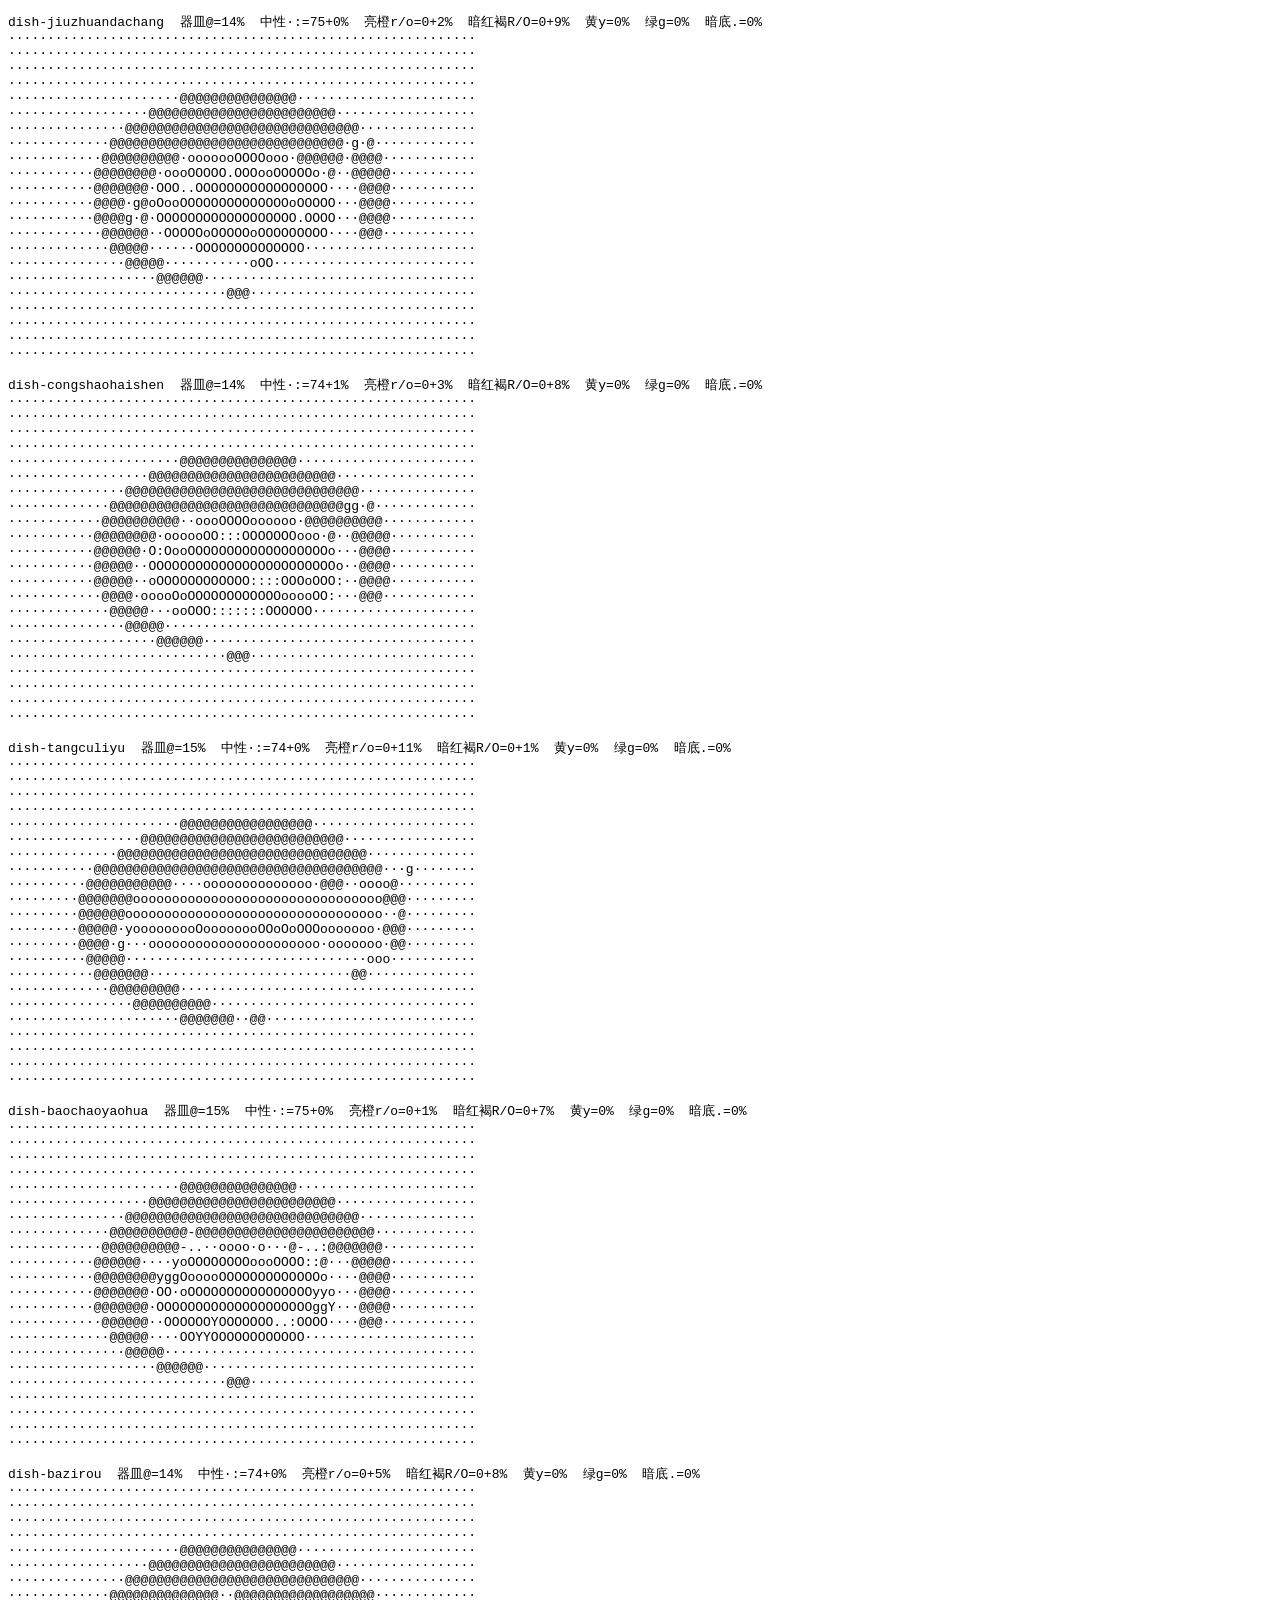
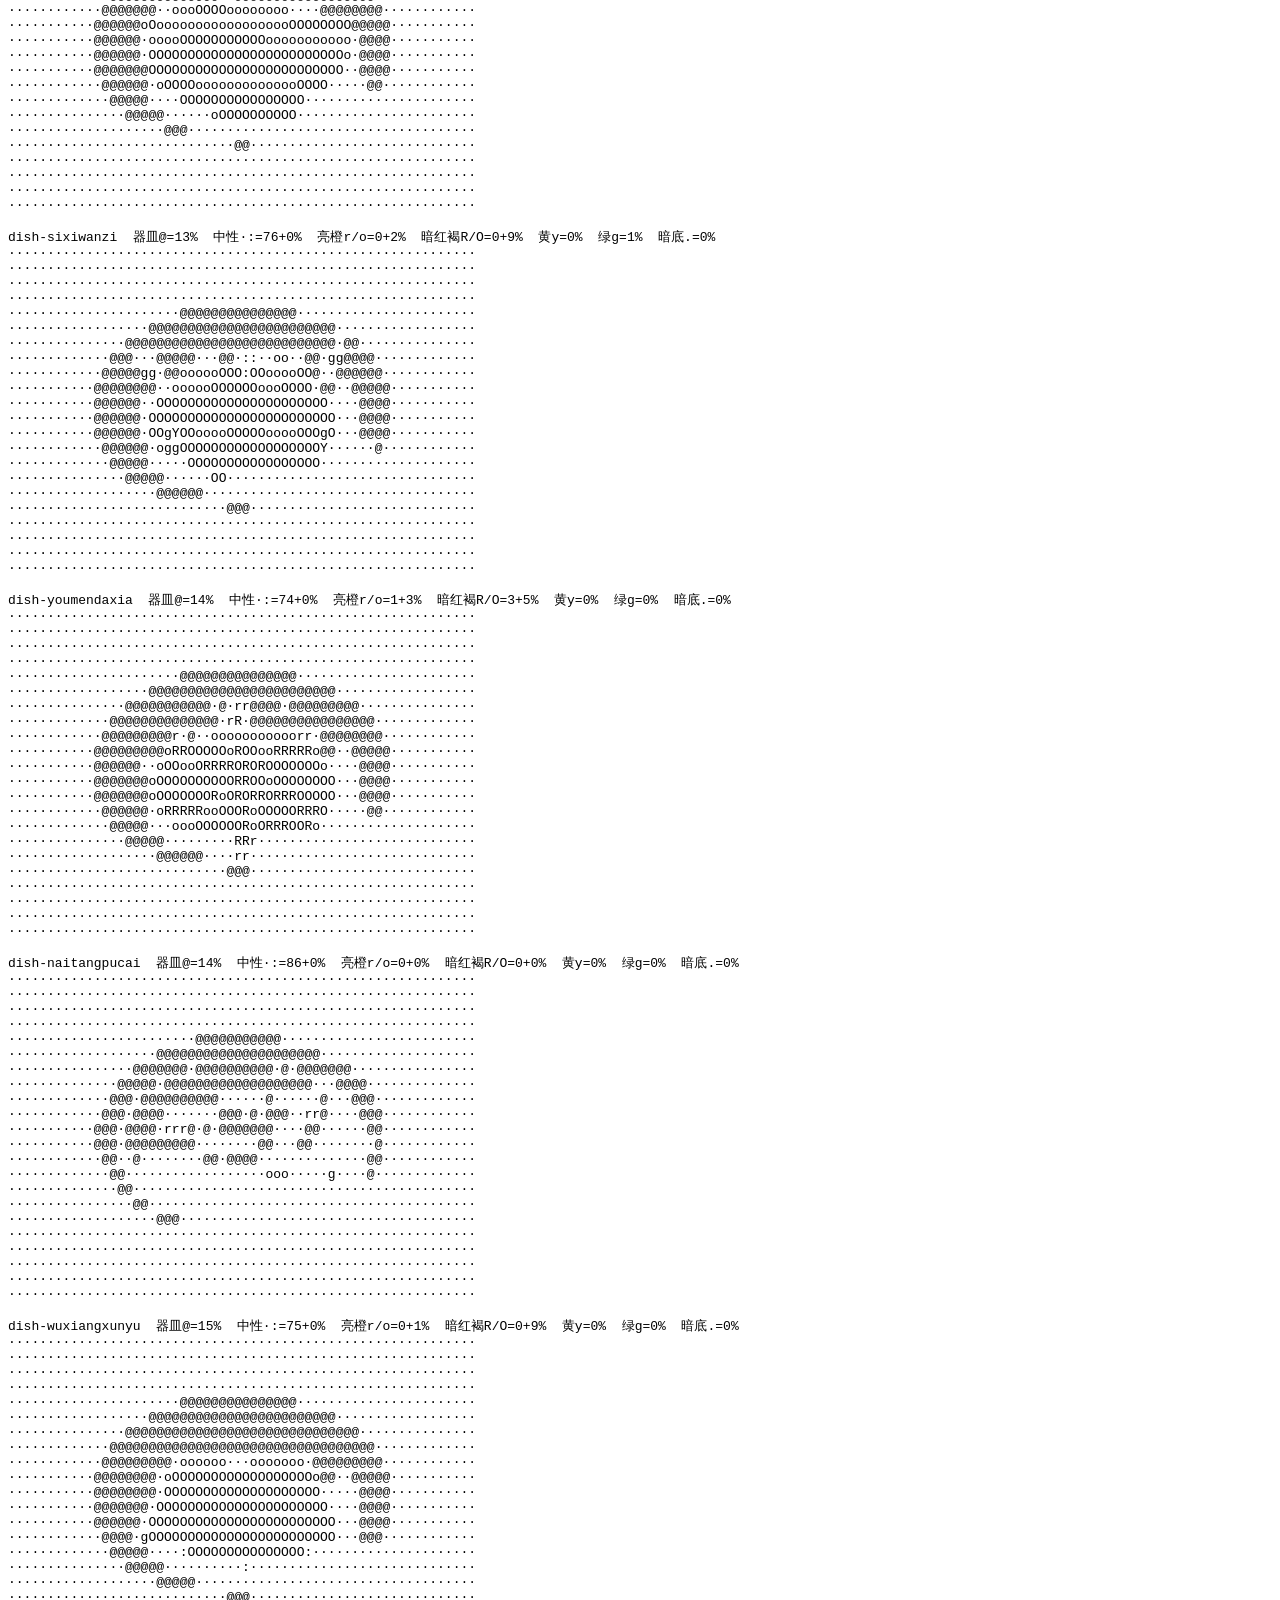
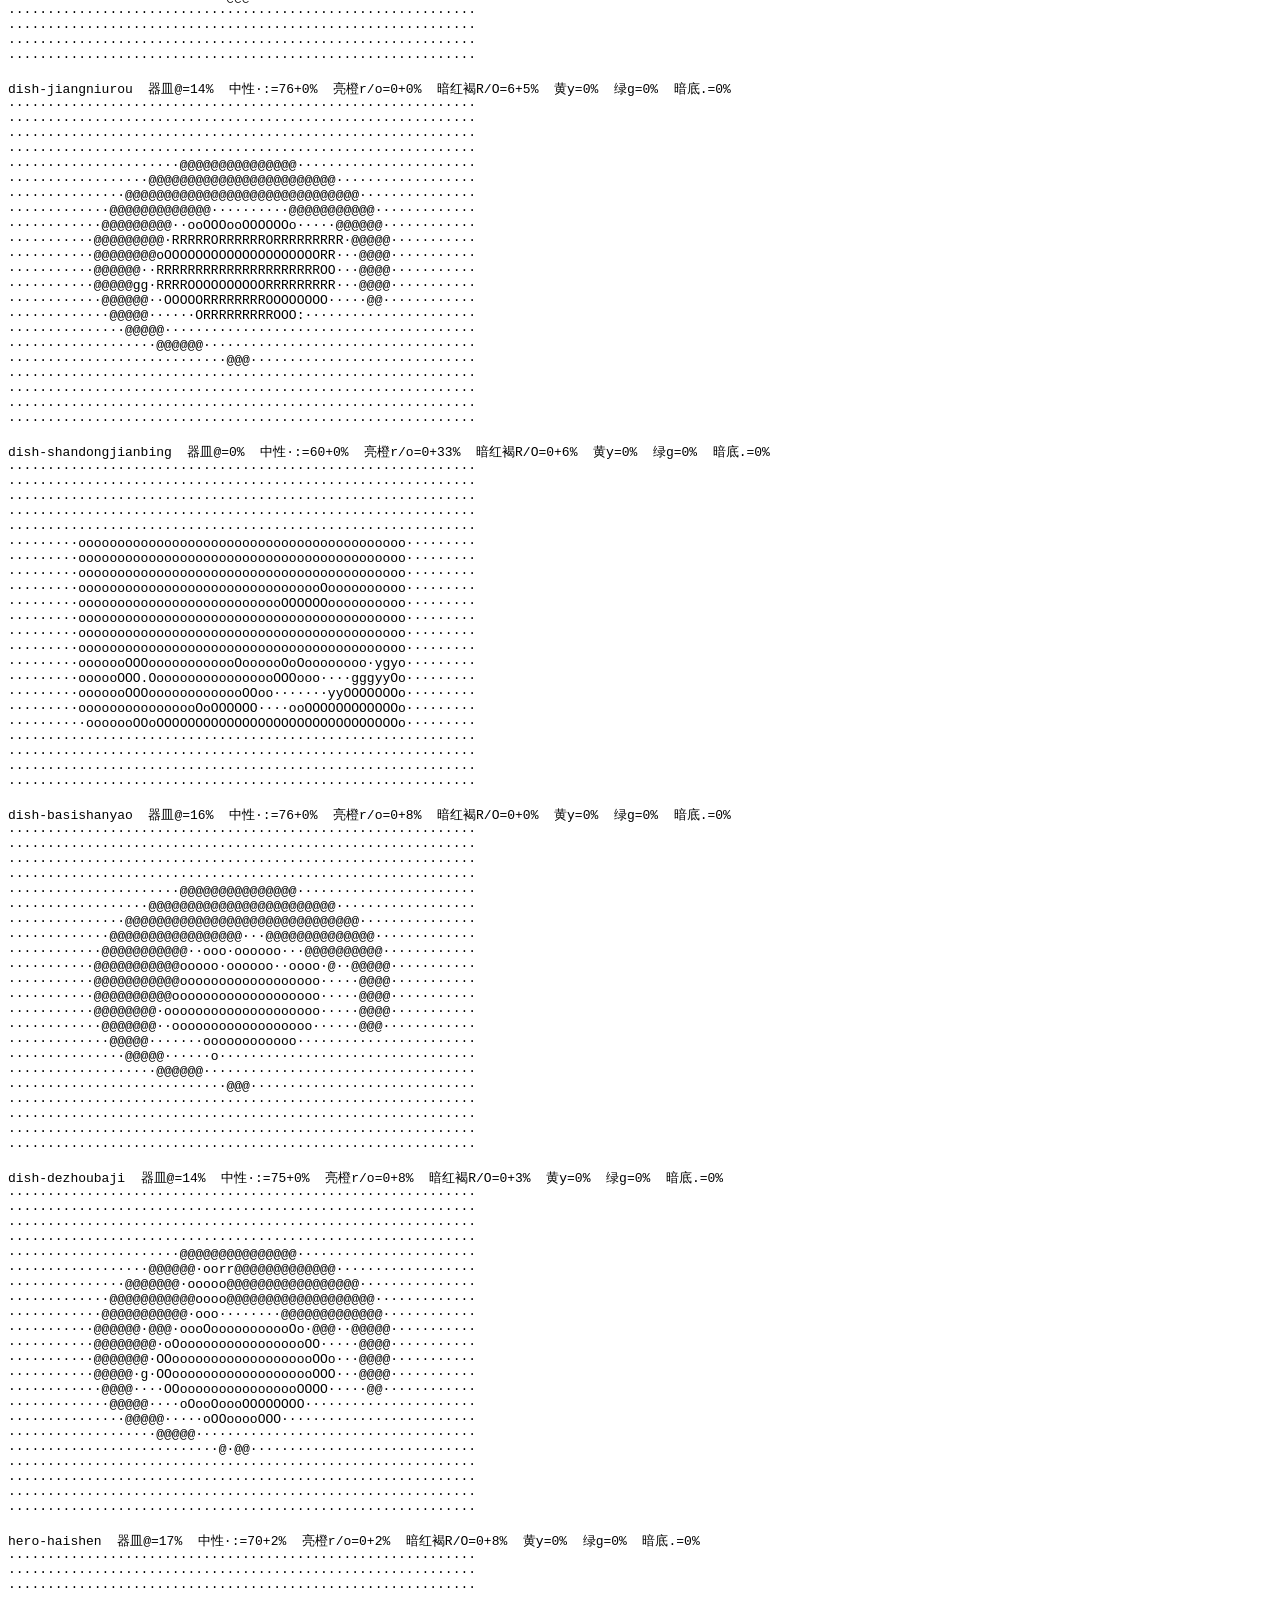
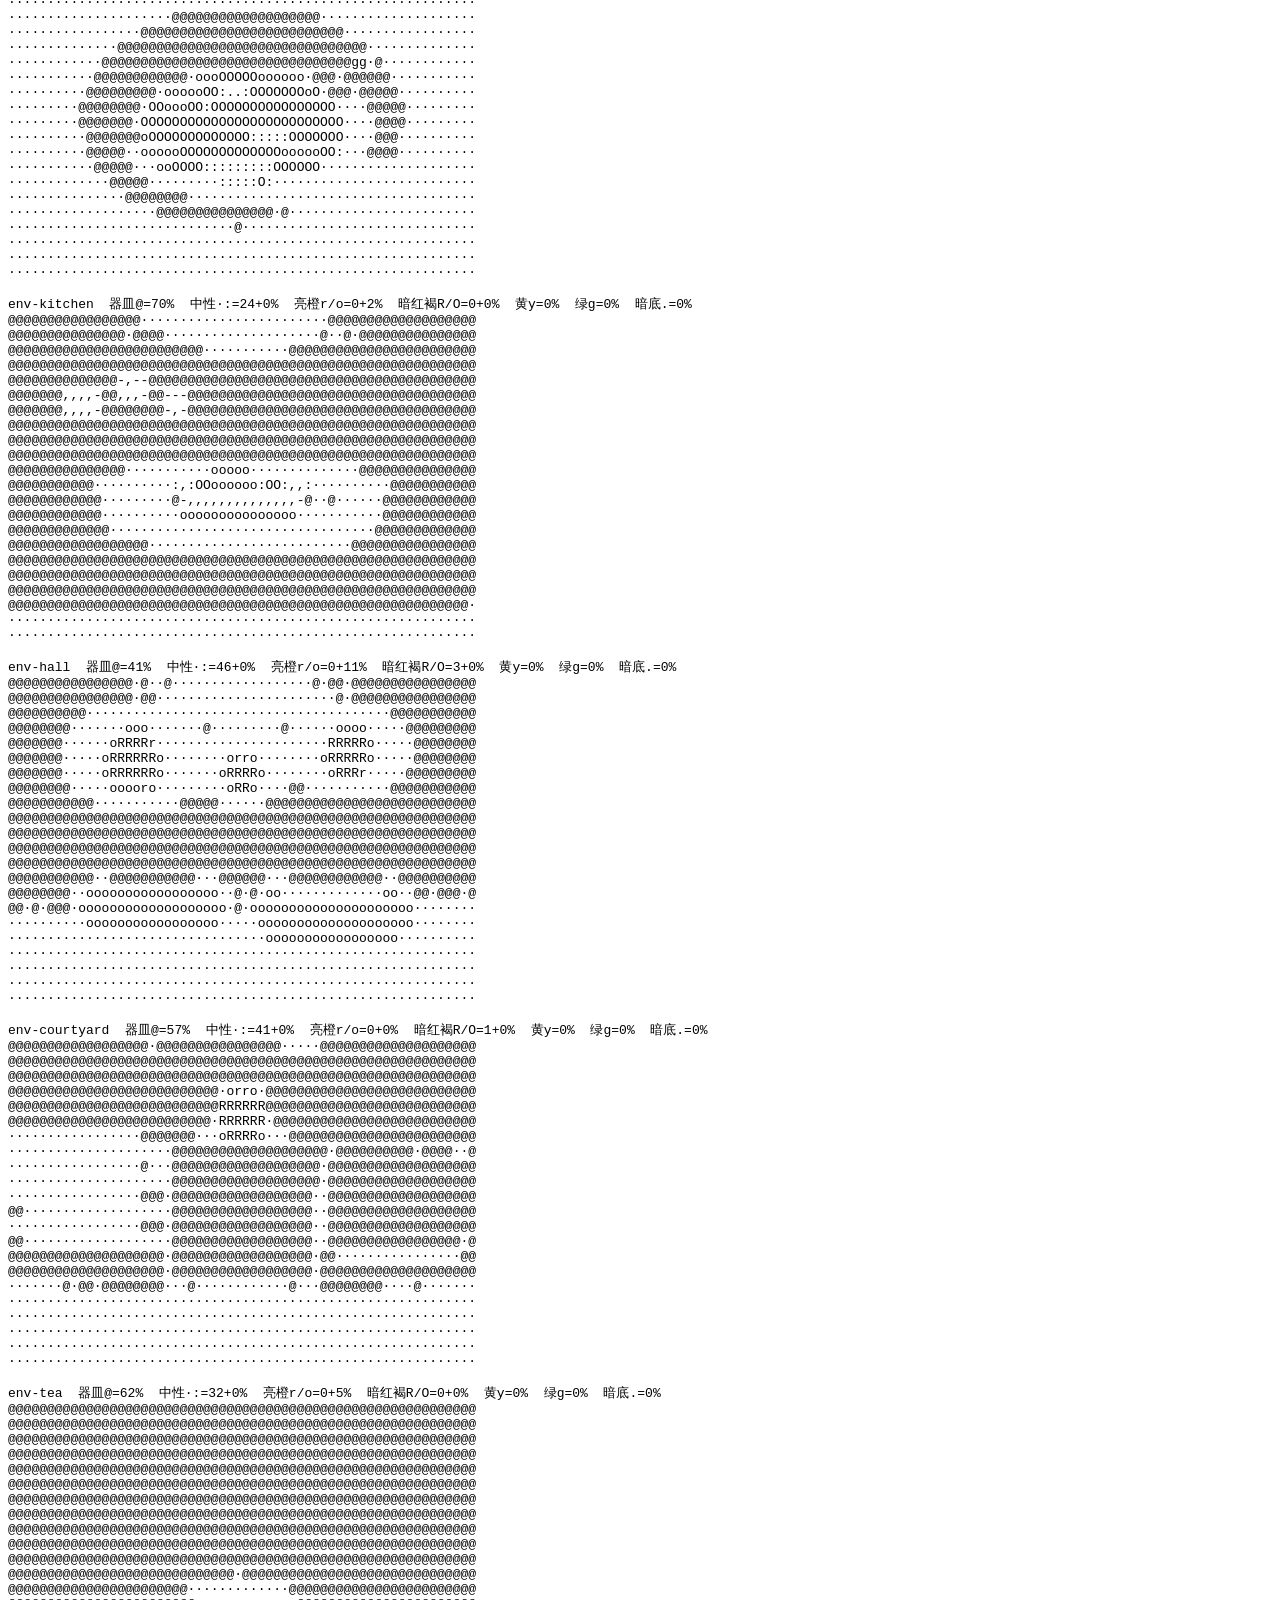
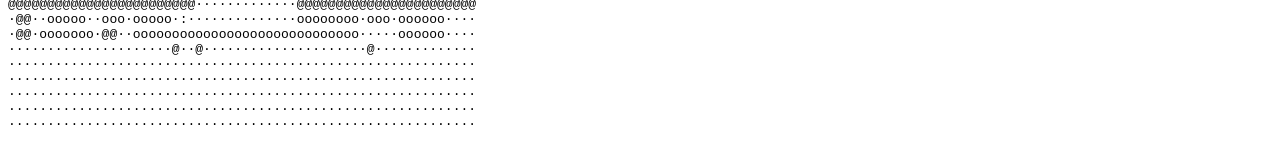
<file: tools/_audit.html>
<!DOCTYPE html>
<html><head><meta charset="UTF-8"><title>audit</title></head>
<body><pre id="out">working…</pre>
<script>
const NAMES = ["dish-jiuzhuandachang","dish-congshaohaishen","dish-tangculiyu","dish-baochaoyaohua","dish-bazirou","dish-sixiwanzi","dish-youmendaxia","dish-naitangpucai","dish-wuxiangxunyu","dish-jiangniurou","dish-shandongjianbing","dish-basishanyao","dish-dezhoubaji","hero-haishen","env-kitchen","env-hall","env-courtyard","env-tea"];
const COLS = 60, ROWS = 22;
const c = document.createElement("canvas");
c.width = COLS; c.height = ROWS;
const ctx = c.getContext("2d", { willReadFrequently: true });
const load = (src) => new Promise((res) => { const i = new Image(); i.onload = () => res(i); i.onerror = () => res(null); i.src = src; });
/* 色相分类: . 暗底  @ 器皿亮面  - 器皿灰面  · 中性微暖  o/r 亮橙红  O/R 暗红褐  y/Y 黄  g 绿  c 青  v 紫 */
function klass(r, g, b) {
  const lum = (0.299 * r + 0.587 * g + 0.114 * b) / 255;
  const max = Math.max(r, g, b), min = Math.min(r, g, b);
  /* 用彩度(饱和度差)而不是 HSL 饱和度:奶白盘子的彩度极低,酱汁/食材的彩度很高 */
  const chroma = (max - min) / 255;
  if (lum < 0.18) return ".";
  if (chroma < 0.10) return lum > 0.60 ? "@" : lum > 0.34 ? "-" : ",";
  if (chroma < 0.22) return lum > 0.55 ? "·" : ":";
  let h = 0;
  const dlt = max - min;
  if (max === r) h = ((g - b) / dlt) % 6;
  else if (max === g) h = (b - r) / dlt + 2;
  else h = (r - g) / dlt + 4;
  h *= 60; if (h < 0) h += 360;
  if (h < 20) return lum > 0.55 ? "r" : "R";
  if (h < 45) return lum > 0.55 ? "o" : "O";
  if (h < 72) return lum > 0.5 ? "y" : "Y";
  if (h < 170) return "g";
  if (h < 260) return lum > 0.5 ? "c" : "v";
  return lum > 0.5 ? "p" : "v";
}
(async () => {
  const lines = [];
  for (const name of NAMES) {
    const img = await load("../assets/img/" + name + ".svg");
    if (!img) { lines.push(name + " !! 加载失败\n"); continue; }
    ctx.clearRect(0, 0, COLS, ROWS);
    ctx.drawImage(img, 0, 0, COLS, ROWS);
    const d = ctx.getImageData(0, 0, COLS, ROWS).data;
    const tally = {};
    const rows = [];
    for (let y = 0; y < ROWS; y++) {
      let line = "";
      for (let x = 0; x < COLS; x++) {
        const i = (y * COLS + x) * 4;
        const ch = klass(d[i], d[i + 1], d[i + 2]);
        tally[ch] = (tally[ch] || 0) + 1;
        line += ch;
      }
      rows.push(line);
    }
    const total = COLS * ROWS;
    const pct = (ch) => (((tally[ch] || 0) / total) * 100).toFixed(0);
    lines.push(name + "  器皿@=" + pct("@") + "%  中性·:=" + pct("·") + "+" + pct(":") + "%  亮橙r/o=" + pct("r") + "+" + pct("o") + "%  暗红褐R/O=" + pct("R") + "+" + pct("O") + "%  黄y=" + pct("y") + "%  绿g=" + pct("g") + "%  暗底.=" + pct(".") + "%");
    lines.push(rows.join("\n"));
    lines.push("");
  }
  document.getElementById("out").textContent = lines.join("\n");
})();
</script></body></html>
</file>
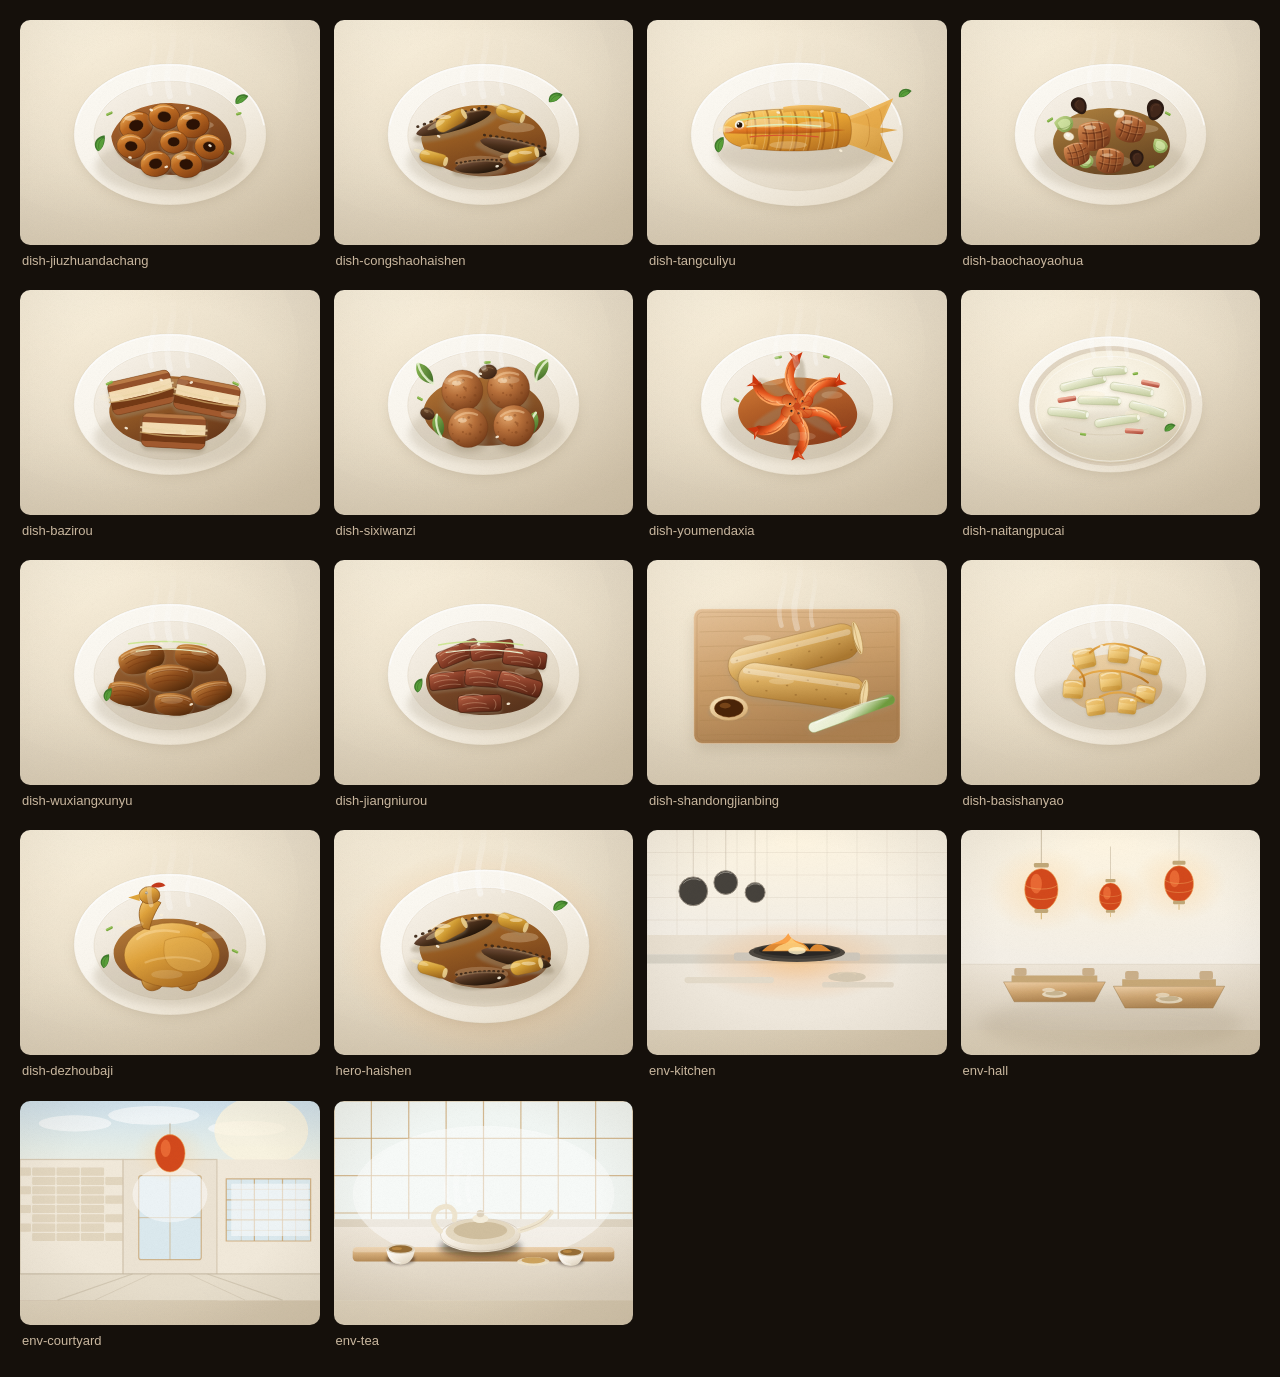
<file: tools/_contact-sheet.html>
<!DOCTYPE html>
<html lang="zh-CN"><head><meta charset="UTF-8"><title>插画预览</title>
<style>
  body{margin:0;padding:20px;background:#15100b;font:13px/1.5 "Microsoft YaHei",sans-serif;color:#c9b79f}
  .grid{display:grid;grid-template-columns:repeat(4,1fr);gap:14px}
  figure{margin:0}img{width:100%;display:block;border-radius:10px;background:#000}
  figcaption{padding:6px 2px}
</style></head><body><div class="grid">
<figure><img src="../assets/img/dish-jiuzhuandachang.svg" alt="dish-jiuzhuandachang"><figcaption>dish-jiuzhuandachang</figcaption></figure>
<figure><img src="../assets/img/dish-congshaohaishen.svg" alt="dish-congshaohaishen"><figcaption>dish-congshaohaishen</figcaption></figure>
<figure><img src="../assets/img/dish-tangculiyu.svg" alt="dish-tangculiyu"><figcaption>dish-tangculiyu</figcaption></figure>
<figure><img src="../assets/img/dish-baochaoyaohua.svg" alt="dish-baochaoyaohua"><figcaption>dish-baochaoyaohua</figcaption></figure>
<figure><img src="../assets/img/dish-bazirou.svg" alt="dish-bazirou"><figcaption>dish-bazirou</figcaption></figure>
<figure><img src="../assets/img/dish-sixiwanzi.svg" alt="dish-sixiwanzi"><figcaption>dish-sixiwanzi</figcaption></figure>
<figure><img src="../assets/img/dish-youmendaxia.svg" alt="dish-youmendaxia"><figcaption>dish-youmendaxia</figcaption></figure>
<figure><img src="../assets/img/dish-naitangpucai.svg" alt="dish-naitangpucai"><figcaption>dish-naitangpucai</figcaption></figure>
<figure><img src="../assets/img/dish-wuxiangxunyu.svg" alt="dish-wuxiangxunyu"><figcaption>dish-wuxiangxunyu</figcaption></figure>
<figure><img src="../assets/img/dish-jiangniurou.svg" alt="dish-jiangniurou"><figcaption>dish-jiangniurou</figcaption></figure>
<figure><img src="../assets/img/dish-shandongjianbing.svg" alt="dish-shandongjianbing"><figcaption>dish-shandongjianbing</figcaption></figure>
<figure><img src="../assets/img/dish-basishanyao.svg" alt="dish-basishanyao"><figcaption>dish-basishanyao</figcaption></figure>
<figure><img src="../assets/img/dish-dezhoubaji.svg" alt="dish-dezhoubaji"><figcaption>dish-dezhoubaji</figcaption></figure>
<figure><img src="../assets/img/hero-haishen.svg" alt="hero-haishen"><figcaption>hero-haishen</figcaption></figure>
<figure><img src="../assets/img/env-kitchen.svg" alt="env-kitchen"><figcaption>env-kitchen</figcaption></figure>
<figure><img src="../assets/img/env-hall.svg" alt="env-hall"><figcaption>env-hall</figcaption></figure>
<figure><img src="../assets/img/env-courtyard.svg" alt="env-courtyard"><figcaption>env-courtyard</figcaption></figure>
<figure><img src="../assets/img/env-tea.svg" alt="env-tea"><figcaption>env-tea</figcaption></figure>
</div></body></html>
</file>
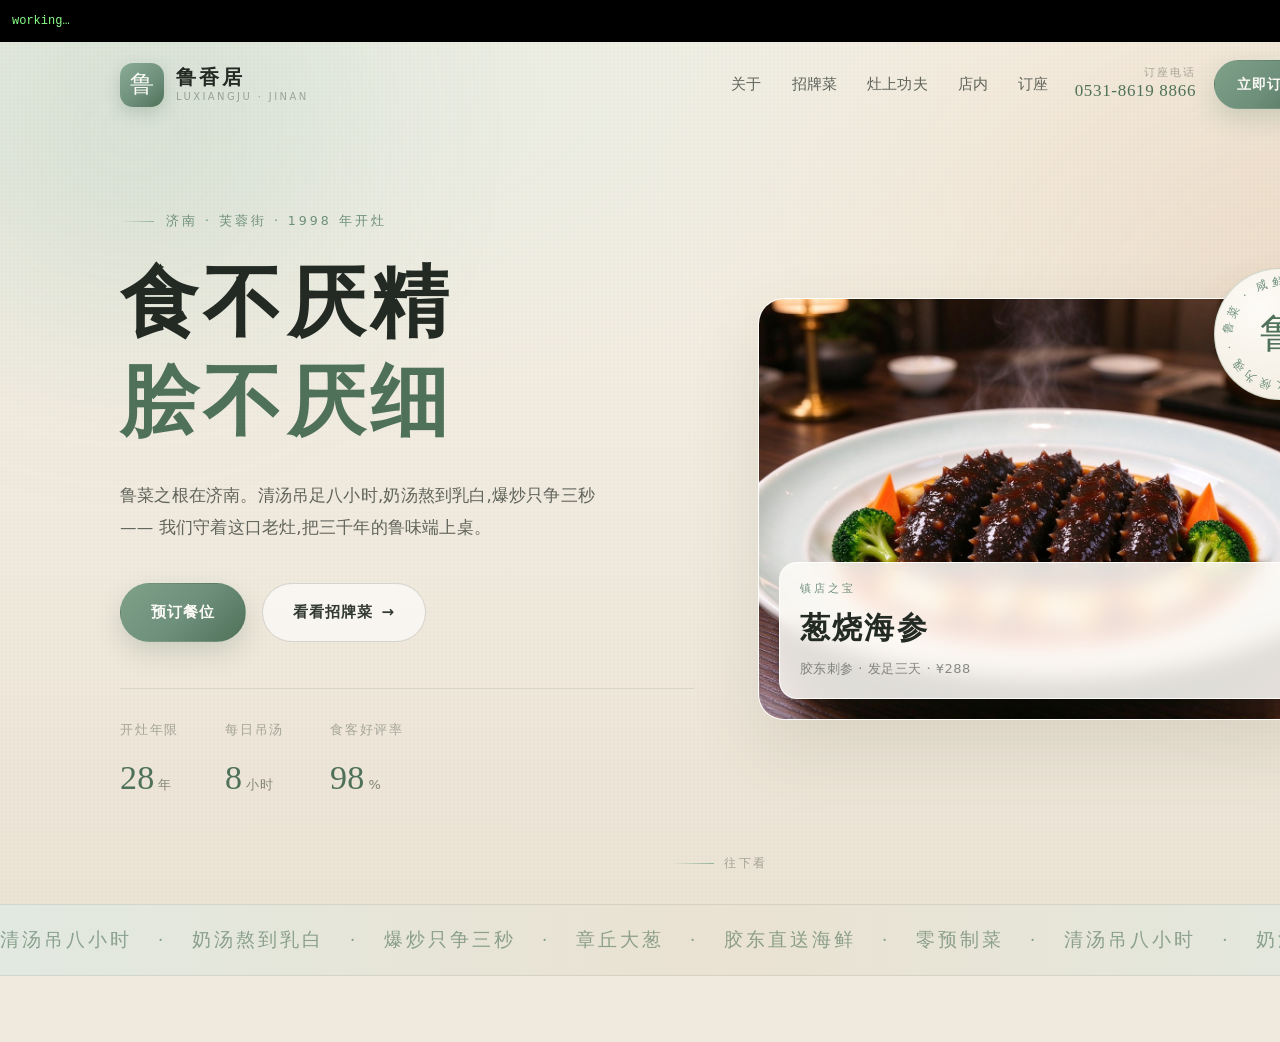
<file: tools/_dialog-check.html>
<!DOCTYPE html>
<html lang="zh-CN">
<head><meta charset="UTF-8"><title>dish dialog check</title>
<style>
  body{margin:0;font:12px/1.5 Consolas,monospace;background:#111;color:#ccc}
  iframe{width:1440px;height:1000px;border:0;display:block;background:#000}
  pre{padding:12px;white-space:pre-wrap;background:#000;color:#8f8;margin:0}
</style>
</head>
<body>
<pre id="out">working…</pre>
<iframe id="f" src="../index.html"></iframe>
<script>
const out = document.getElementById('out');
const f = document.getElementById('f');
const L = [];
const errs = [];
const wait = (ms) => new Promise((r) => setTimeout(r, ms));

f.addEventListener('load', async () => {
  const w = f.contentWindow, d = f.contentDocument;
  w.addEventListener('error', (e) => errs.push(String(e.message)));

  await wait(1800);

  const hits = d.querySelectorAll('.dish__hit');
  const details = d.querySelectorAll('.dish__detail');
  const cards = d.querySelectorAll('.dish');
  L.push('cards=' + cards.length + '  hitButtons=' + hits.length + '  detailBlocks=' + details.length);

  const noMain = [], noSide = [], emptyMain = [], emptySide = [], noTip = [];
  const names = Array.from(cards).map((c) => c.querySelector('.dish__head h3').textContent.trim());
  details.forEach((det, i) => {
    const groups = Array.from(det.querySelectorAll('.detail-group'));
    const heads = groups.map((g) => g.querySelector('h4').textContent.trim());
    if (heads.indexOf('主料') === -1) noMain.push(names[i]);
    if (heads.indexOf('配菜') === -1) noSide.push(names[i]);
    const mainG = groups.find((g) => g.querySelector('h4').textContent.trim() === '主料');
    const sideG = groups.find((g) => g.querySelector('h4').textContent.trim() === '配菜');
    if (!mainG || !mainG.querySelectorAll('.chip--main').length) emptyMain.push(names[i]);
    if (!sideG || !sideG.querySelectorAll('.chip').length) emptySide.push(names[i]);
    if (!det.querySelector('.detail-tip')) noTip.push(names[i]);
  });
  L.push('缺「主料」区块  ' + (noMain.length ? noMain.join(',') : '无'));
  L.push('缺「配菜」区块  ' + (noSide.length ? noSide.join(',') : '无'));
  L.push('主料为空        ' + (emptyMain.length ? emptyMain.join(',') : '无'));
  L.push('配菜为空        ' + (emptySide.length ? emptySide.join(',') : '无'));
  L.push('缺提示          ' + (noTip.length ? noTip.join(',') : '无'));
  L.push('');

  const dlg = d.getElementById('dishDialog');
  const T = () => d.getElementById('dishDialogTitle').textContent.trim();
  const C = () => d.getElementById('dishDialogCount').textContent.trim();
  let closeEvents = 0;
  dlg.addEventListener('close', () => { closeEvents += 1; });

  hits[0].click();
  await wait(700);
  L.push('[打开第一道] open=' + dlg.open + '  标题=' + T() + '  计数=' + C());
  L.push('  图片      ' + d.getElementById('dishDialogImg').getAttribute('src').split('/').pop());
  const detailNode = d.getElementById('dishDialogDetail');
  L.push('  分组标题  ' + Array.from(detailNode.querySelectorAll('.detail-group h4')).map((h) => h.textContent).join(' · '));
  L.push('  主料标签  ' + Array.from(detailNode.querySelectorAll('.chip--main')).map((c) => c.textContent).join(' / '));
  L.push('  配菜标签  ' + Array.from(detailNode.querySelectorAll('.chip:not(.chip--main)')).map((c) => c.textContent).join(' / '));
  L.push('  技法      ' + Array.from(detailNode.querySelectorAll('.detail-meta dd')).map((c) => c.textContent).join(' | '));
  L.push('  焦点在关闭键 ' + (d.activeElement === d.getElementById('dishDialogClose')));
  L.push('  body 锁定  ' + d.body.classList.contains('is-locked'));
  L.push('');

  d.getElementById('dishDialogNext').click();
  await wait(400);
  L.push('[下一道]  标题=' + T() + '  计数=' + C());
  d.getElementById('dishDialogPrev').click();
  await wait(400);
  L.push('[上一道]  标题=' + T() + '  计数=' + C());
  L.push('');

  hits[6].click();
  await wait(500);
  L.push('[第 7 道] 标题=' + T() + '  计数=' + C() + '  角标=' +
    (d.getElementById('dishDialogTag').hidden ? '(无)' : d.getElementById('dishDialogTag').textContent));
  L.push('');

  d.getElementById('dishDialogBook').click();
  await wait(500);
  L.push('[点订座]  dialog.open=' + dlg.open + '  备注=' + JSON.stringify(d.getElementById('bkNote').value));
  L.push('  close 事件次数=' + closeEvents + '  body 解锁=' + !d.body.classList.contains('is-locked'));
  L.push('  文档是否被换掉=' + (f.contentDocument !== d) + '  d.body.class=' + JSON.stringify(d.body.className));
  L.push('');

  hits[0].click();
  await wait(400);
  d.getElementById('dishDialogClose').click();
  await wait(400);
  L.push('[关闭]  dialog.open=' + dlg.open + '  焦点归还卡片=' + (d.activeElement === hits[0]));
  L.push('');

  const coldTab = Array.from(d.querySelectorAll('.tab')).find((t) => t.dataset.filter === 'cold');
  coldTab.click();
  await wait(300);
  const visible = Array.from(d.querySelectorAll('.dish')).filter((c) => !c.classList.contains('is-hidden'));
  hits[0].click();
  await wait(500);
  L.push('[筛选「凉菜」后] 可见菜=' + visible.length + '  标题=' + T() + '  计数=' + C());
  d.getElementById('dishDialogClose').click();
  await wait(300);
  L.push('');
  L.push('errors   ' + (errs.length ? errs.join(' | ') : 'none'));
  out.textContent = L.join('\n');
});
</script>
</body>
</html>
</file>
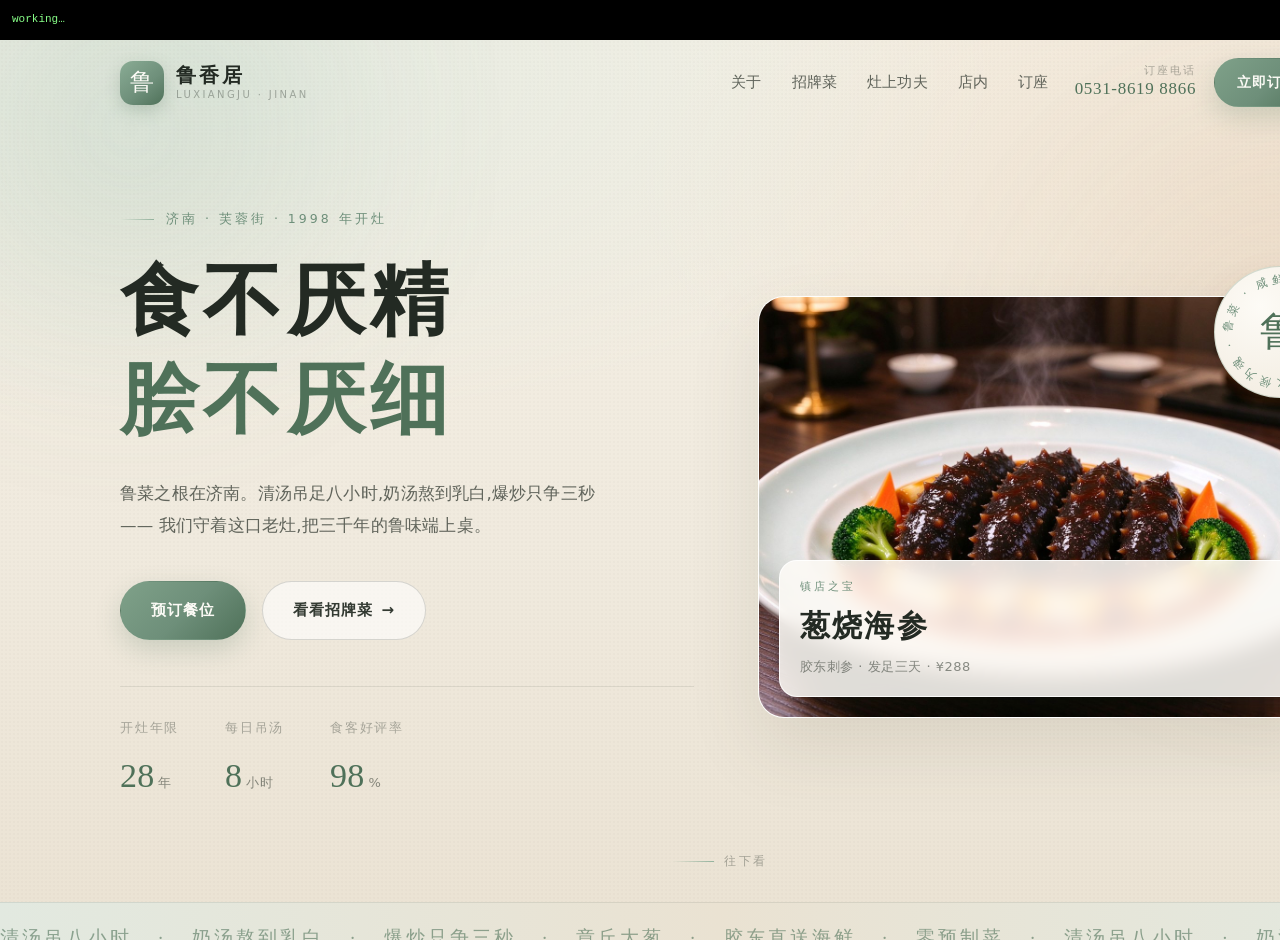
<file: tools/_responsive-check.html>
<!DOCTYPE html>
<html lang="zh-CN">
<head><meta charset="UTF-8"><title>responsive check</title>
<style>
  body{margin:0;font:11px/1.45 Consolas,monospace;background:#111;color:#ccc}
  iframe{border:0;display:block;background:#000}
  pre{padding:12px;white-space:pre-wrap;background:#000;color:#8f8;margin:0}
</style>
</head>
<body>
<pre id="out">working…</pre>
<iframe id="f" src="../index.html"></iframe>
<script>
const W = Number(new URLSearchParams(location.search).get('w') || 1440);
const H = Number(new URLSearchParams(location.search).get('h') || 900);
const f = document.getElementById('f');
const out = document.getElementById('out');
f.style.width = W + 'px';
f.style.height = H + 'px';

const errs = [];
f.addEventListener('load', () => {
  const w = f.contentWindow, d = f.contentDocument;
  w.addEventListener('error', (e) => errs.push(String(e.message)));
  const wait = (ms) => new Promise((r) => setTimeout(r, ms));
  setTimeout(async () => {
    const de = d.documentElement;
    const L = [];
    L.push('viewport        ' + W + ' x ' + H);
    L.push('overflow-x      ' + (de.scrollWidth - de.clientWidth) + 'px');
    L.push('doc height      ' + de.scrollHeight);

    const imgs = Array.from(d.images);
    L.push('images          ' + imgs.length + ' broken=' + imgs.filter((i) => !i.complete || i.naturalWidth === 0).length);

    const vis = (sel) => {
      const el = d.querySelector(sel);
      if (!el) return 'null';
      const s = w.getComputedStyle(el);
      return el.getBoundingClientRect().width > 0 && s.display !== 'none' && s.visibility !== 'hidden';
    };
    L.push('navToggle shown ' + vis('.nav-toggle'));
    L.push('nav list shown  ' + vis('.nav__list'));
    L.push('header phone    ' + vis('.header__phone'));

    const dishes = Array.from(d.querySelectorAll('.dish'));
    const cols = [...new Set(dishes.map((el) => Math.round(el.getBoundingClientRect().left)))].length;
    const cw = Math.round(dishes[0].getBoundingClientRect().width);
    L.push('dish columns    ' + cols + '  cardW=' + cw);

    const g = d.querySelector('.gallery__grid');
    L.push('gallery cols    ' + w.getComputedStyle(g).gridTemplateColumns.split(' ').length);

    const bi = d.querySelector('.booking__inner');
    L.push('booking cols    ' + w.getComputedStyle(bi).gridTemplateColumns.split(' ').length);

    const ai = d.querySelector('.about__inner');
    L.push('about cols      ' + w.getComputedStyle(ai).gridTemplateColumns.split(' ').length);

    const tabs = d.querySelector('.menu__tabs');
    const tr = tabs.getBoundingClientRect();
    L.push('tabs box        w=' + Math.round(tr.width) + ' h=' + Math.round(tr.height));

    const wide = Array.from(d.querySelectorAll('*')).filter((el) => {
      const r = el.getBoundingClientRect();
      if (r.width <= 0) return false;
      const s = w.getComputedStyle(el);
      if (s.position === 'absolute' || s.position === 'fixed') return false;
      return r.right > de.clientWidth + 2 || r.left < -2;
    }).slice(0, 10).map((el) => el.tagName.toLowerCase() + '.' + String(el.className || '').split(' ')[0]);
    L.push('overflowing     ' + (wide.length ? wide.join(', ') : 'none'));
    L.push('');

    // 打开菜品详情弹窗,量一下面板是否会溢出视口
    const hit = d.querySelector('.dish__hit');
    if (hit) {
      hit.click();
      await wait(600);
      const panel = d.querySelector('.dish-dialog__panel');
      const pr = panel.getBoundingClientRect();
      const fits = pr.right <= W + 1 && pr.left >= -1 && pr.top >= -1 && pr.bottom <= H + 1;
      L.push('dialog open     ' + d.getElementById('dishDialog').open);
      L.push('dialog title    ' + d.getElementById('dishDialogTitle').textContent.trim());
      L.push('dialog panel    x=' + Math.round(pr.x) + ' y=' + Math.round(pr.y) +
        ' w=' + Math.round(pr.width) + ' h=' + Math.round(pr.height) + '  fits=' + fits);
      const db = d.querySelector('.dish-dialog__body');
      L.push('dialog body     scrollH=' + db.scrollHeight + ' clientH=' + db.clientHeight +
        ' 可滚动=' + (db.scrollHeight > db.clientHeight + 1));
      L.push('dialog 主料/配菜 ' +
        Array.from(d.getElementById('dishDialogDetail').querySelectorAll('.detail-group h4')).map((h) => h.textContent).join(' · '));
      d.getElementById('dishDialogClose').click();
      await wait(200);
      L.push('关闭后 body 锁  ' + d.body.classList.contains('is-locked'));
    }
    L.push('errors          ' + (errs.length ? errs.join(' | ') : 'none'));
    out.textContent = L.join('\n');
  }, 2200);
});
</script>
</body>
</html>
</file>
<file: assets/css/style.css>
/* ==========================================================================
   鲁香居 · 泉城手作鲁菜
   视觉基调:宣纸底 + 青瓷绿 + 暖陶色。浅色、通透、克制。
   1 变量 / 2 基础 / 3 工具类 / 4 页头 / 5 首屏 / 6 条幅 / 7 关于
   8 菜单 / 9 灶上功夫 / 10 店内 / 11 食客说 / 12 订座 / 13 页脚
   14 浮层 / 15 响应式 / 16 动效降级
   ========================================================================== */

/* 1 变量 ---------------------------------------------------------------- */
:root {
  --paper: #f0eade;
  --paper-2: #e9e1d1;
  --paper-3: #ded4c0;
  --surface: #faf7f0;
  --surface-2: #efe8da;

  --ink: #333a32;
  --ink-strong: #232a23;
  --ink-soft: rgba(51, 58, 50, 0.76);
  --ink-dim: rgba(51, 58, 50, 0.56);
  --ink-faint: rgba(51, 58, 50, 0.38);

  --line: rgba(51, 58, 50, 0.1);
  --line-strong: rgba(51, 58, 50, 0.18);

  --celadon: #6e8f7a;
  --celadon-soft: #93b29d;
  --celadon-deep: #4f7159;
  --celadon-tint: rgba(110, 143, 122, 0.1);

  --clay: #b8825c;
  --clay-soft: #d2a483;
  --clay-deep: #95603c;
  --clay-tint: rgba(184, 130, 92, 0.13);

  --radius-s: 10px;
  --radius: 18px;
  --radius-l: 26px;

  --shadow-s: 0 1px 2px rgba(96, 84, 64, 0.05), 0 6px 18px rgba(96, 84, 64, 0.05);
  --shadow: 0 2px 6px rgba(96, 84, 64, 0.05), 0 18px 44px rgba(96, 84, 64, 0.08);
  --shadow-l: 0 30px 70px rgba(96, 84, 64, 0.13);

  --shell: 1200px;
  --gutter: 28px;

  --font-display: "Songti SC", "STSong", "Noto Serif SC", "Source Han Serif SC",
    "SimSun", Georgia, serif;
  --font-body: "PingFang SC", "Microsoft YaHei", "Hiragino Sans GB", "Noto Sans SC",
    system-ui, -apple-system, "Segoe UI", sans-serif;

  --ease: cubic-bezier(0.22, 0.61, 0.36, 1);
}

/* 2 基础 ---------------------------------------------------------------- */
*,
*::before,
*::after {
  box-sizing: border-box;
}

html {
  scroll-behavior: smooth;
  -webkit-text-size-adjust: 100%;
}

body {
  margin: 0;
  background: var(--paper);
  color: var(--ink);
  font-family: var(--font-body);
  font-size: 16px;
  line-height: 1.8;
  letter-spacing: 0.012em;
  overflow-x: hidden;
  -webkit-font-smoothing: antialiased;
}

body.is-locked {
  overflow: hidden;
}

img {
  max-width: 100%;
  display: block;
}

a {
  color: inherit;
  text-decoration: none;
}

button,
input,
select,
textarea {
  font: inherit;
  color: inherit;
}

button {
  cursor: pointer;
  background: none;
  border: 0;
}

h1,
h2,
h3,
h4 {
  font-family: var(--font-display);
  font-weight: 600;
  line-height: 1.28;
  letter-spacing: 0.03em;
  margin: 0;
}

p {
  margin: 0;
}

ul,
ol,
dl,
dd,
figure,
blockquote {
  margin: 0;
  padding: 0;
  list-style: none;
}

:focus-visible {
  outline: 2px solid var(--celadon);
  outline-offset: 3px;
  border-radius: 4px;
}

.skip-link {
  position: absolute;
  left: 50%;
  top: -100px;
  transform: translateX(-50%);
  z-index: 200;
  padding: 10px 20px;
  background: var(--celadon-deep);
  color: #fbf9f3;
  border-radius: 0 0 12px 12px;
  font-weight: 700;
  transition: top 0.2s var(--ease);
}

.skip-link:focus {
  top: 0;
}

/* 3 工具类 -------------------------------------------------------------- */
.shell {
  width: min(100% - var(--gutter) * 2, var(--shell));
  margin-inline: auto;
}

.section {
  padding: 118px 0;
  position: relative;
  scroll-margin-top: 92px;
}

.section--dark {
  background: linear-gradient(180deg, var(--paper) 0%, var(--paper-2) 16%, var(--paper-2) 84%, var(--paper) 100%);
}

.section--tint {
  background: linear-gradient(180deg, var(--paper) 0%, #eae2d2 45%, var(--paper) 100%);
}

.section__head {
  max-width: 720px;
  margin-bottom: 54px;
}

.section__head--center {
  margin-inline: auto;
  text-align: center;
}

.section__title {
  font-size: clamp(29px, 3.5vw, 44px);
  letter-spacing: 0.04em;
  color: var(--ink-strong);
}

.section__sub {
  margin-top: 18px;
  color: var(--ink-dim);
  font-size: 15.5px;
  line-height: 1.9;
  max-width: 56ch;
}

.section__head--center .section__sub {
  margin-inline: auto;
}

.eyebrow {
  display: flex;
  align-items: center;
  gap: 12px;
  font-size: 12.5px;
  letter-spacing: 0.24em;
  text-transform: uppercase;
  color: var(--celadon);
  margin-bottom: 20px;
}

.eyebrow--center {
  justify-content: center;
}

.eyebrow__line {
  width: 34px;
  height: 1px;
  background: linear-gradient(90deg, transparent, var(--celadon-soft));
  flex: none;
}

.eyebrow--center .eyebrow__line {
  width: 46px;
  background: linear-gradient(90deg, transparent, var(--celadon-soft), transparent);
}

/* 按钮 */
.btn {
  display: inline-flex;
  align-items: center;
  justify-content: center;
  gap: 8px;
  padding: 15px 30px;
  border-radius: 999px;
  font-size: 15px;
  font-weight: 600;
  letter-spacing: 0.07em;
  border: 1px solid transparent;
  transition: transform 0.25s var(--ease), background-color 0.25s var(--ease),
    border-color 0.25s var(--ease), box-shadow 0.25s var(--ease), color 0.25s var(--ease);
  white-space: nowrap;
}

.btn--solid {
  background: linear-gradient(135deg, #7fa189, var(--celadon) 52%, var(--celadon-deep));
  color: #fbfaf5;
  box-shadow: 0 10px 26px rgba(79, 113, 89, 0.22);
}

.btn--solid:hover {
  transform: translateY(-2px);
  box-shadow: 0 16px 36px rgba(79, 113, 89, 0.28);
}

.btn--ghost {
  border-color: var(--line-strong);
  color: var(--ink);
  background: rgba(255, 255, 255, 0.6);
}

.btn--ghost:hover {
  border-color: var(--celadon-soft);
  color: var(--celadon-deep);
  background: var(--celadon-tint);
  transform: translateY(-2px);
}

.btn--sm {
  padding: 11px 22px;
  font-size: 14px;
}

.btn--block {
  width: 100%;
}

.btn__arrow {
  transition: transform 0.25s var(--ease);
}

.btn:hover .btn__arrow {
  transform: translateX(3px);
}

.link-arrow {
  display: inline-flex;
  align-items: center;
  gap: 8px;
  margin-top: 32px;
  color: var(--celadon-deep);
  font-weight: 600;
  border-bottom: 1px solid transparent;
  padding-bottom: 3px;
  transition: border-color 0.25s var(--ease), gap 0.25s var(--ease);
}

.link-arrow:hover {
  border-color: var(--celadon);
  gap: 13px;
}

/* 进场动画 */
.reveal {
  opacity: 0;
  transform: translateY(26px);
  transition: opacity 0.7s var(--ease), transform 0.7s var(--ease);
}

.reveal.is-visible {
  opacity: 1;
  transform: none;
}

/* 4 页头 ---------------------------------------------------------------- */
.scroll-progress {
  position: fixed;
  inset: 0 0 auto 0;
  height: 2px;
  z-index: 120;
}

.scroll-progress span {
  display: block;
  height: 100%;
  width: 0;
  background: linear-gradient(90deg, var(--celadon-soft), var(--celadon-deep));
}

.site-header {
  position: fixed;
  inset: 0 0 auto 0;
  z-index: 110;
  padding: 18px 0;
  transition: background-color 0.35s var(--ease), padding 0.35s var(--ease),
    box-shadow 0.35s var(--ease);
}

.site-header.is-stuck {
  padding: 10px 0;
  background: rgba(245, 240, 231, 0.9);
  backdrop-filter: blur(16px) saturate(140%);
  box-shadow: 0 1px 0 var(--line), 0 10px 30px rgba(96, 84, 64, 0.07);
}

.header__inner {
  display: flex;
  align-items: center;
  gap: 26px;
}

.brand {
  display: flex;
  align-items: center;
  gap: 12px;
  flex: none;
}

.brand__mark {
  width: 44px;
  height: 44px;
  border-radius: 13px;
  display: grid;
  place-items: center;
  font-family: var(--font-display);
  font-size: 24px;
  color: #fbfaf5;
  background: linear-gradient(140deg, #8aac95, var(--celadon) 58%, var(--celadon-deep));
  box-shadow: 0 6px 16px rgba(79, 113, 89, 0.24);
  flex: none;
}

.brand__text {
  display: flex;
  flex-direction: column;
  line-height: 1.28;
}

.brand__text strong {
  font-family: var(--font-display);
  font-size: 20px;
  letter-spacing: 0.14em;
  color: var(--ink-strong);
}

.brand__text small {
  font-size: 10px;
  letter-spacing: 0.24em;
  color: var(--ink-faint);
}

.nav {
  margin-left: auto;
}

.nav__list {
  display: flex;
  gap: 30px;
  font-size: 15px;
}

.nav__list a {
  position: relative;
  padding: 6px 0;
  color: var(--ink-soft);
  transition: color 0.25s var(--ease);
}

.nav__list a::after {
  content: "";
  position: absolute;
  left: 0;
  right: 0;
  bottom: 0;
  height: 1px;
  background: var(--celadon);
  transform: scaleX(0);
  transform-origin: left;
  transition: transform 0.3s var(--ease);
}

.nav__list a:hover {
  color: var(--celadon-deep);
}

.nav__list a:hover::after {
  transform: scaleX(1);
}

.header__actions {
  display: flex;
  align-items: center;
  gap: 18px;
  flex: none;
}

.header__phone {
  display: flex;
  flex-direction: column;
  line-height: 1.32;
  text-align: right;
}

.header__phone-label {
  font-size: 10.5px;
  letter-spacing: 0.2em;
  color: var(--ink-faint);
}

.header__phone-num {
  font-family: var(--font-display);
  font-size: 17px;
  color: var(--celadon-deep);
  letter-spacing: 0.04em;
}

.nav-toggle {
  display: none;
  width: 44px;
  height: 44px;
  border-radius: 12px;
  border: 1px solid var(--line-strong);
  padding: 12px;
  flex-direction: column;
  justify-content: space-between;
  background: rgba(255, 255, 255, 0.7);
}

.nav-toggle span {
  display: block;
  height: 2px;
  background: var(--ink);
  border-radius: 2px;
  transition: transform 0.3s var(--ease), opacity 0.3s var(--ease);
}

.nav-toggle[aria-expanded="true"] span:nth-child(1) {
  transform: translateY(8px) rotate(45deg);
}

.nav-toggle[aria-expanded="true"] span:nth-child(2) {
  opacity: 0;
}

.nav-toggle[aria-expanded="true"] span:nth-child(3) {
  transform: translateY(-8px) rotate(-45deg);
}

/* 5 首屏 ---------------------------------------------------------------- */
.hero {
  position: relative;
  padding: 168px 0 96px;
  overflow: hidden;
  isolation: isolate;
}

.hero__bg {
  position: absolute;
  inset: 0;
  z-index: -1;
  background:
    radial-gradient(95% 70% at 14% 4%, #e5ebe1 0%, transparent 58%),
    radial-gradient(80% 64% at 92% 16%, #efe2d0 0%, transparent 60%),
    linear-gradient(180deg, #f5f0e5 0%, var(--paper) 58%, #ebe3d4 100%);
}

.hero__glow {
  position: absolute;
  border-radius: 50%;
  filter: blur(96px);
  opacity: 0.75;
}

.hero__glow--a {
  width: 560px;
  height: 560px;
  left: -150px;
  top: -190px;
  background: radial-gradient(circle, rgba(147, 178, 157, 0.4), transparent 68%);
}

.hero__glow--b {
  width: 620px;
  height: 620px;
  right: -180px;
  top: 40px;
  background: radial-gradient(circle, rgba(210, 164, 131, 0.34), transparent 66%);
}

.hero__grain {
  position: absolute;
  inset: 0;
  opacity: 0.5;
  background-image: radial-gradient(rgba(90, 80, 62, 0.05) 1px, transparent 1px);
  background-size: 4px 4px;
}

.hero__inner {
  display: grid;
  grid-template-columns: minmax(0, 1.02fr) minmax(0, 1fr);
  gap: 64px;
  align-items: center;
}

.hero__title {
  font-size: clamp(44px, 6.2vw, 78px);
  letter-spacing: 0.07em;
  margin-bottom: 28px;
  color: var(--ink-strong);
}

.hero__title em {
  font-style: normal;
  color: var(--celadon-deep);
}

.hero__lead {
  max-width: 46ch;
  color: var(--ink-soft);
  font-size: 16.5px;
  line-height: 1.95;
}

.hero__cta {
  display: flex;
  flex-wrap: wrap;
  gap: 16px;
  margin: 38px 0 46px;
}

.hero__stats {
  display: flex;
  gap: 46px;
  padding-top: 30px;
  border-top: 1px solid var(--line);
}

.stat dt {
  font-size: 12.5px;
  letter-spacing: 0.14em;
  color: var(--ink-faint);
  margin-bottom: 6px;
}

.stat dd {
  font-family: var(--font-display);
  font-size: 34px;
  color: var(--celadon-deep);
  display: flex;
  align-items: baseline;
  gap: 4px;
}

.stat__unit {
  font-family: var(--font-body);
  font-size: 13px;
  color: var(--ink-dim);
  letter-spacing: 0.06em;
}

.hero__visual {
  position: relative;
}

.hero__plate {
  position: relative;
  border-radius: var(--radius-l);
  overflow: hidden;
  box-shadow: var(--shadow-l);
  border: 1px solid rgba(255, 255, 255, 0.9);
  background: var(--surface);
}

.hero__plate img {
  width: 100%;
  height: auto;
}

.hero__plate::after {
  content: none;
}

.hero__badge {
  position: absolute;
  left: 20px;
  right: 20px;
  bottom: 20px;
  z-index: 2;
  display: flex;
  flex-direction: column;
  gap: 2px;
  padding: 16px 20px 18px;
  border-radius: 18px;
  background: rgba(253, 251, 246, 0.88);
  backdrop-filter: blur(10px) saturate(130%);
  border: 1px solid rgba(255, 255, 255, 0.85);
  box-shadow: 0 10px 28px rgba(96, 84, 64, 0.1);
}

.hero__badge-label {
  font-size: 11px;
  letter-spacing: 0.28em;
  color: var(--celadon);
}

.hero__badge strong {
  font-family: var(--font-display);
  font-size: 30px;
  letter-spacing: 0.08em;
  color: var(--ink-strong);
}

.hero__badge-meta {
  font-size: 13px;
  color: var(--ink-dim);
  letter-spacing: 0.04em;
}

.seal {
  position: absolute;
  right: -26px;
  top: -30px;
  width: 132px;
  height: 132px;
  display: grid;
  place-items: center;
  border-radius: 50%;
  background: radial-gradient(circle at 35% 30%, #fdfbf6, #f0e9dc);
  border: 1px solid rgba(110, 143, 122, 0.28);
  box-shadow: var(--shadow);
  animation: sealSpin 26s linear infinite;
}

@keyframes sealSpin {
  to {
    transform: rotate(360deg);
  }
}

.seal__ring {
  position: absolute;
  inset: 0;
  width: 100%;
  height: 100%;
}

.seal__ring text {
  fill: var(--celadon);
  font-size: 12.5px;
  letter-spacing: 0.3em;
  font-family: var(--font-body);
}

.seal__center {
  font-family: var(--font-display);
  font-size: 40px;
  color: var(--celadon-deep);
  animation: sealSpin 26s linear infinite reverse;
}

.hero__scroll {
  position: absolute;
  left: 50%;
  bottom: 30px;
  transform: translateX(-50%);
  display: flex;
  align-items: center;
  gap: 10px;
  font-size: 12px;
  letter-spacing: 0.22em;
  color: var(--ink-faint);
}

.hero__scroll-line {
  width: 42px;
  height: 1px;
  background: linear-gradient(90deg, transparent, var(--celadon-soft));
}

/* 6 条幅 ---------------------------------------------------------------- */
.marquee {
  overflow: hidden;
  border-block: 1px solid var(--line);
  background: linear-gradient(90deg, #e2e9e0, #eae2d2 50%, #e2e9e0);
  padding: 18px 0;
}

.marquee__track {
  display: flex;
  gap: 26px;
  width: max-content;
  animation: marquee 34s linear infinite;
  font-family: var(--font-display);
  font-size: 19px;
  letter-spacing: 0.16em;
  color: rgba(79, 113, 89, 0.6);
  white-space: nowrap;
}

@keyframes marquee {
  to {
    transform: translateX(-50%);
  }
}

/* 7 关于 ---------------------------------------------------------------- */
.about__inner {
  display: grid;
  grid-template-columns: minmax(0, 1fr) minmax(0, 1.02fr);
  gap: 74px;
  align-items: center;
}

.about__media {
  position: relative;
  display: grid;
  grid-template-columns: 1.3fr 1fr;
  grid-template-rows: auto auto;
  gap: 18px;
}

.frame {
  position: relative;
  border-radius: var(--radius);
  overflow: hidden;
  box-shadow: var(--shadow);
  border: 1px solid rgba(255, 255, 255, 0.9);
  background: var(--surface);
}

.frame img {
  width: 100%;
  height: 100%;
  object-fit: cover;
  transition: transform 0.6s var(--ease);
}

.frame:hover img {
  transform: scale(1.04);
}

.frame--tall {
  grid-row: span 2;
  min-height: 470px;
}

.frame--small {
  min-height: 220px;
}

.frame figcaption {
  position: absolute;
  left: 12px;
  right: 12px;
  bottom: 12px;
  padding: 11px 16px;
  border-radius: 14px;
  font-size: 13px;
  color: var(--ink-dim);
  background: rgba(253, 251, 246, 0.88);
  backdrop-filter: blur(8px) saturate(130%);
  border: 1px solid rgba(255, 255, 255, 0.8);
}

.about__badge {
  position: absolute;
  right: 22px;
  bottom: 22px;
  width: 104px;
  height: 104px;
  border-radius: 50%;
  display: grid;
  place-items: center;
  text-align: center;
  background: radial-gradient(circle at 35% 30%, #fdfbf6, #efe7d9);
  border: 1px solid rgba(110, 143, 122, 0.24);
  box-shadow: var(--shadow);
  line-height: 1.15;
}

.about__badge strong {
  display: block;
  font-family: var(--font-display);
  font-size: 34px;
  color: var(--celadon-deep);
}

.about__badge span {
  font-size: 11px;
  letter-spacing: 0.16em;
  color: var(--ink-dim);
}

.about__copy p {
  color: var(--ink-soft);
  margin-bottom: 18px;
  max-width: 52ch;
}

.about__copy strong {
  color: var(--celadon-deep);
  font-weight: 600;
}

.about__points {
  display: grid;
  gap: 20px;
  margin: 34px 0 6px;
  padding-top: 30px;
  border-top: 1px solid var(--line);
}

.about__points li {
  display: flex;
  gap: 16px;
  align-items: flex-start;
}

.about__points-icon {
  flex: none;
  width: 46px;
  height: 46px;
  border-radius: 14px;
  display: grid;
  place-items: center;
  font-family: var(--font-display);
  font-size: 21px;
  color: var(--celadon-deep);
  background: var(--celadon-tint);
  border: 1px solid rgba(110, 143, 122, 0.22);
}

.about__points strong {
  display: block;
  font-size: 16.5px;
  margin-bottom: 2px;
  color: var(--ink-strong);
}

.about__points p {
  margin: 0;
  font-size: 14.5px;
  color: var(--ink-dim);
}

/* 8 菜单 ---------------------------------------------------------------- */
.menu__tabs {
  display: flex;
  flex-wrap: wrap;
  gap: 10px;
  margin-bottom: 40px;
}

.tab {
  padding: 10px 22px;
  border-radius: 999px;
  border: 1px solid var(--line);
  color: var(--ink-dim);
  background: rgba(255, 255, 255, 0.6);
  font-size: 14.5px;
  letter-spacing: 0.04em;
  transition: color 0.25s var(--ease), border-color 0.25s var(--ease),
    background-color 0.25s var(--ease), box-shadow 0.25s var(--ease);
}

.tab:hover {
  color: var(--ink);
  border-color: var(--line-strong);
}

.tab.is-active {
  color: #fbfaf5;
  background: linear-gradient(135deg, #7fa189, var(--celadon) 55%, var(--celadon-deep));
  border-color: transparent;
  font-weight: 600;
  box-shadow: 0 8px 20px rgba(79, 113, 89, 0.2);
}

.menu__grid {
  display: grid;
  grid-template-columns: repeat(auto-fill, minmax(300px, 1fr));
  gap: 26px;
}

.dish {
  position: relative;
  background: var(--surface);
  border: 1px solid var(--line);
  border-radius: var(--radius);
  overflow: hidden;
  display: flex;
  flex-direction: column;
  box-shadow: var(--shadow-s);
  transition: transform 0.35s var(--ease), border-color 0.35s var(--ease),
    box-shadow 0.35s var(--ease);
}

.dish:hover {
  transform: translateY(-6px);
  border-color: rgba(110, 143, 122, 0.3);
  box-shadow: var(--shadow);
}

.dish.is-hidden {
  display: none;
}

.dish__media {
  position: relative;
  overflow: hidden;
  background: var(--surface-2);
}

.dish__media img {
  width: 100%;
  height: auto;
  aspect-ratio: 4 / 3;
  object-fit: cover;
  transition: transform 0.7s var(--ease), filter 0.5s var(--ease);
}

.dish:hover .dish__media img {
  transform: scale(1.04);
  filter: saturate(1.04);
}

.dish__tag {
  position: absolute;
  left: 14px;
  top: 14px;
  padding: 5px 13px;
  border-radius: 999px;
  font-size: 11.5px;
  letter-spacing: 0.14em;
  font-weight: 600;
  backdrop-filter: blur(6px);
}

.dish__tag--signature {
  background: rgba(79, 113, 89, 0.92);
  color: #fbfaf5;
}

.dish__tag--season {
  background: rgba(184, 130, 92, 0.92);
  color: #fffaf4;
}

.dish__tag--hot {
  background: rgba(253, 251, 246, 0.9);
  color: var(--clay-deep);
  border: 1px solid rgba(184, 130, 92, 0.3);
}

.dish__body {
  padding: 22px 24px 26px;
  display: flex;
  flex-direction: column;
  gap: 10px;
  flex: 1;
}

.dish__head {
  display: flex;
  align-items: baseline;
  justify-content: space-between;
  gap: 14px;
}

.dish__head h3 {
  font-size: 21px;
  letter-spacing: 0.04em;
  color: var(--ink-strong);
}

.dish__price {
  font-family: var(--font-display);
  font-size: 19px;
  color: var(--clay-deep);
  flex: none;
}

.dish__body p {
  font-size: 14.5px;
  line-height: 1.85;
  color: var(--ink-dim);
}

.menu__note {
  margin-top: 40px;
  font-size: 13.5px;
  color: var(--ink-faint);
  letter-spacing: 0.04em;
}

.menu__note span {
  color: var(--celadon);
}

/* 8b 菜品详情(卡片内 + 弹窗共用) -------------------------------------- */
.dish__hit {
  position: absolute;
  inset: 0;
  z-index: 3;
  border-radius: inherit;
  cursor: pointer;
}

.dish__hit:focus-visible {
  outline: 2px solid var(--celadon);
  outline-offset: -4px;
}

.dish__media::after {
  content: "查看主料 · 配菜";
  position: absolute;
  right: 14px;
  bottom: 14px;
  z-index: 2;
  padding: 7px 15px;
  border-radius: 999px;
  font-size: 12.5px;
  letter-spacing: 0.06em;
  color: var(--celadon-deep);
  background: rgba(253, 251, 246, 0.9);
  border: 1px solid rgba(110, 143, 122, 0.3);
  backdrop-filter: blur(6px);
  opacity: 0;
  transform: translateY(6px);
  transition: opacity 0.3s var(--ease), transform 0.3s var(--ease);
  pointer-events: none;
}

.dish:hover .dish__media::after,
.dish:focus-within .dish__media::after {
  opacity: 1;
  transform: none;
}

@media (hover: none) {
  .dish__media::after {
    opacity: 1;
    transform: none;
  }
}

.detail-group {
  margin-bottom: 22px;
}

.detail-group:last-of-type {
  margin-bottom: 0;
}

.detail-group h4 {
  position: relative;
  font-family: var(--font-body);
  font-size: 12.5px;
  font-weight: 600;
  letter-spacing: 0.2em;
  color: var(--celadon-deep);
  margin-bottom: 12px;
  padding-left: 12px;
}

.detail-group h4::before {
  content: "";
  position: absolute;
  left: 0;
  top: 50%;
  width: 3px;
  height: 13px;
  margin-top: -7px;
  border-radius: 2px;
  background: linear-gradient(180deg, var(--celadon-soft), var(--celadon-deep));
}

.chips {
  display: flex;
  flex-wrap: wrap;
  gap: 8px;
}

.chip {
  padding: 7px 14px;
  border-radius: 999px;
  border: 1px solid var(--line);
  background: var(--surface-2);
  font-size: 13.5px;
  line-height: 1.5;
  color: var(--ink-soft);
}

.chip--main {
  border-color: rgba(110, 143, 122, 0.34);
  background: var(--celadon-tint);
  color: var(--celadon-deep);
  font-weight: 600;
}

.detail-text {
  font-size: 14px;
  color: var(--ink-dim);
  line-height: 1.9;
}

.detail-meta {
  display: grid;
  gap: 10px;
  margin: 22px 0;
}

.detail-meta > div {
  display: grid;
  grid-template-columns: 58px 1fr;
  gap: 12px;
  align-items: baseline;
}

.detail-meta dt {
  font-size: 12.5px;
  letter-spacing: 0.14em;
  color: var(--ink-faint);
}

.detail-meta dd {
  font-size: 14px;
  color: var(--ink-soft);
  line-height: 1.8;
}

.detail-tip {
  padding: 13px 16px;
  border-radius: var(--radius-s);
  border-left: 3px solid var(--celadon-soft);
  background: var(--celadon-tint);
  font-size: 13.5px;
  color: var(--ink-soft);
  line-height: 1.85;
}

/* 9 灶上功夫 ------------------------------------------------------------ */
.craft__list {
  display: grid;
  grid-template-columns: repeat(auto-fit, minmax(230px, 1fr));
  gap: 22px;
}

.craft__list li {
  position: relative;
  padding: 36px 28px 32px;
  border-radius: var(--radius);
  border: 1px solid var(--line);
  background: var(--surface);
  box-shadow: var(--shadow-s);
  transition: border-color 0.3s var(--ease), transform 0.3s var(--ease),
    box-shadow 0.3s var(--ease);
}

.craft__list li:hover {
  border-color: rgba(110, 143, 122, 0.28);
  transform: translateY(-4px);
  box-shadow: var(--shadow);
}

.craft__num {
  position: absolute;
  right: 22px;
  top: 20px;
  font-family: var(--font-display);
  font-size: 34px;
  color: rgba(110, 143, 122, 0.18);
  letter-spacing: 0.06em;
}

.craft__list h3 {
  font-size: 40px;
  color: var(--celadon-deep);
  margin-bottom: 12px;
  letter-spacing: 0.1em;
}

.craft__list p {
  font-size: 14.5px;
  color: var(--ink-dim);
  line-height: 1.9;
}

/* 10 店内 --------------------------------------------------------------- */
.gallery__grid {
  display: grid;
  grid-template-columns: repeat(4, 1fr);
  grid-template-rows: 250px 250px;
  gap: 18px;
}

.tile {
  position: relative;
  border-radius: var(--radius);
  overflow: hidden;
  box-shadow: var(--shadow-s);
  border: 1px solid rgba(255, 255, 255, 0.9);
  background: var(--surface);
}

.tile img {
  width: 100%;
  height: 100%;
  object-fit: cover;
  transition: transform 0.7s var(--ease);
}

.tile:hover img {
  transform: scale(1.05);
}

.tile figcaption {
  position: absolute;
  inset: auto 12px 12px 12px;
  padding: 12px 18px 14px;
  border-radius: 16px;
  font-size: 13.5px;
  color: var(--ink-dim);
  background: rgba(253, 251, 246, 0.88);
  backdrop-filter: blur(8px) saturate(130%);
  border: 1px solid rgba(255, 255, 255, 0.8);
}

.tile figcaption strong {
  display: block;
  font-family: var(--font-display);
  font-size: 19px;
  color: var(--ink-strong);
  letter-spacing: 0.06em;
  margin-bottom: 2px;
}

.tile--kitchen {
  grid-column: span 2;
  grid-row: span 2;
}

.tile--hall {
  grid-column: span 2;
}

/* 11 食客说 ------------------------------------------------------------- */
.slider {
  position: relative;
  max-width: 840px;
  margin-inline: auto;
  overflow: hidden;
}

.slider__track {
  display: flex;
  transition: transform 0.55s var(--ease);
}

.quote {
  flex: 0 0 100%;
  padding: 48px 44px 42px;
  border-radius: var(--radius-l);
  border: 1px solid var(--line);
  background: var(--surface);
  box-shadow: var(--shadow-s);
  text-align: center;
}

.quote__stars {
  color: var(--clay-soft);
  letter-spacing: 0.34em;
  font-size: 15px;
  margin-bottom: 20px;
}

.quote blockquote {
  font-family: var(--font-display);
  font-size: clamp(19px, 2.1vw, 25px);
  line-height: 1.78;
  letter-spacing: 0.03em;
  color: var(--ink-strong);
  margin-bottom: 26px;
}

.quote footer {
  display: flex;
  flex-direction: column;
  gap: 2px;
  font-size: 13.5px;
  color: var(--ink-faint);
}

.quote footer strong {
  color: var(--celadon-deep);
  font-size: 15px;
  letter-spacing: 0.08em;
}

.slider__controls {
  display: flex;
  align-items: center;
  justify-content: center;
  gap: 20px;
  margin-top: 26px;
}

.circle-btn {
  width: 44px;
  height: 44px;
  border-radius: 50%;
  border: 1px solid var(--line-strong);
  color: var(--ink-soft);
  background: rgba(255, 255, 255, 0.6);
  display: grid;
  place-items: center;
  transition: border-color 0.25s var(--ease), color 0.25s var(--ease),
    background-color 0.25s var(--ease);
}

.circle-btn:hover {
  border-color: var(--celadon-soft);
  color: var(--celadon-deep);
  background: var(--celadon-tint);
}

.circle-btn:disabled {
  opacity: 0.34;
  cursor: not-allowed;
  border-color: var(--line);
  color: var(--ink-dim);
  background: none;
}

.slider__dots {
  display: flex;
  gap: 10px;
}

.slider__dots button {
  width: 9px;
  height: 9px;
  border-radius: 50%;
  background: rgba(51, 58, 50, 0.2);
  transition: background-color 0.25s var(--ease), transform 0.25s var(--ease);
}

.slider__dots button.is-active {
  background: var(--celadon);
  transform: scale(1.35);
}

/* 12 订座 --------------------------------------------------------------- */
.booking__inner {
  display: grid;
  grid-template-columns: minmax(0, 1fr) minmax(0, 460px);
  gap: 70px;
  align-items: start;
}

.booking__lead {
  color: var(--ink-soft);
  max-width: 46ch;
  margin-bottom: 36px;
}

.info-list {
  display: grid;
  gap: 24px;
  padding-top: 32px;
  border-top: 1px solid var(--line);
}

.info-list li {
  display: flex;
  gap: 16px;
  align-items: flex-start;
}

.info-list__icon {
  flex: none;
  width: 44px;
  height: 44px;
  border-radius: 13px;
  display: grid;
  place-items: center;
  font-family: var(--font-display);
  font-size: 20px;
  color: var(--celadon-deep);
  background: var(--celadon-tint);
  border: 1px solid rgba(110, 143, 122, 0.22);
}

.info-list strong {
  display: block;
  margin-bottom: 3px;
  font-size: 16px;
  color: var(--ink-strong);
}

.info-list p {
  font-size: 14.5px;
  color: var(--ink-dim);
  line-height: 1.85;
}

.info-list a {
  color: var(--celadon-deep);
  border-bottom: 1px solid rgba(110, 143, 122, 0.3);
}

.booking__card {
  background: var(--surface);
  border: 1px solid var(--line);
  border-radius: var(--radius-l);
  padding: 38px 36px 40px;
  box-shadow: var(--shadow);
  position: sticky;
  top: 100px;
}

.booking-form__title {
  font-size: 26px;
  color: var(--ink-strong);
  margin-bottom: 6px;
}

.booking-form__hint {
  font-size: 13px;
  color: var(--ink-faint);
  margin-bottom: 26px;
}

.booking-form__hint span {
  color: var(--clay);
}

.field {
  margin-bottom: 18px;
}

.field-row {
  display: grid;
  grid-template-columns: 1fr 1fr;
  gap: 14px;
}

.field label {
  display: block;
  font-size: 13.5px;
  letter-spacing: 0.06em;
  color: var(--ink-soft);
  margin-bottom: 8px;
}

.field label span {
  color: var(--clay);
}

.field__optional {
  color: var(--ink-faint);
  font-size: 12px;
  margin-left: 4px;
}

.field input,
.field select,
.field textarea {
  width: 100%;
  padding: 13px 15px;
  border-radius: var(--radius-s);
  border: 1px solid var(--line-strong);
  background: #fdfcf8;
  color: var(--ink);
  font-size: 15px;
  transition: border-color 0.25s var(--ease), box-shadow 0.25s var(--ease),
    background-color 0.25s var(--ease);
}

.field textarea {
  resize: vertical;
  min-height: 88px;
}

.field input::placeholder,
.field textarea::placeholder {
  color: rgba(51, 58, 50, 0.32);
}

.field select {
  appearance: none;
  background-image: linear-gradient(45deg, transparent 50%, var(--ink-dim) 50%),
    linear-gradient(135deg, var(--ink-dim) 50%, transparent 50%);
  background-position: calc(100% - 20px) 21px, calc(100% - 14px) 21px;
  background-size: 6px 6px, 6px 6px;
  background-repeat: no-repeat;
}

.field input:focus,
.field select:focus,
.field textarea:focus {
  outline: none;
  background: #ffffff;
  border-color: rgba(110, 143, 122, 0.55);
  box-shadow: 0 0 0 3px rgba(110, 143, 122, 0.13);
}

.field.has-error input,
.field.has-error select,
.field.has-error textarea {
  border-color: rgba(184, 100, 70, 0.6);
}

.field__error {
  min-height: 18px;
  font-size: 12.5px;
  color: #a8543c;
  margin-top: 6px;
}

.checkbox {
  display: flex;
  align-items: flex-start;
  gap: 10px;
  font-size: 13.5px;
  color: var(--ink-dim);
  margin-bottom: 4px;
  cursor: pointer;
}

.checkbox input {
  width: 18px;
  height: 18px;
  margin-top: 3px;
  accent-color: var(--celadon);
  flex: none;
}

.checkbox.has-error span {
  color: #a8543c;
}

.booking-form .btn--block {
  margin-top: 14px;
}

.booking-form__success {
  margin-top: 18px;
  padding: 14px 18px;
  border-radius: var(--radius-s);
  border: 1px solid rgba(110, 143, 122, 0.34);
  background: var(--celadon-tint);
  color: var(--celadon-deep);
  font-size: 14.5px;
}

/* 13 页脚 --------------------------------------------------------------- */
.site-footer {
  padding: 76px 0 34px;
  background: linear-gradient(180deg, var(--paper) 0%, #e4dbc8 100%);
  border-top: 1px solid var(--line);
}

.footer__inner {
  display: grid;
  grid-template-columns: minmax(0, 0.9fr) minmax(0, 1.8fr);
  gap: 60px;
  padding-bottom: 46px;
  border-bottom: 1px solid var(--line);
}

.footer__brand {
  display: flex;
  gap: 14px;
  align-items: flex-start;
}

.footer__brand strong {
  display: block;
  font-family: var(--font-display);
  font-size: 19px;
  letter-spacing: 0.1em;
  color: var(--ink-strong);
  margin-bottom: 4px;
}

.footer__brand p {
  font-size: 13.5px;
  color: var(--ink-faint);
}

.footer__nav {
  display: grid;
  grid-template-columns: repeat(3, 1fr);
  gap: 34px;
}

.footer__nav h4 {
  font-size: 14px;
  letter-spacing: 0.16em;
  color: var(--celadon-deep);
  margin-bottom: 16px;
}

.footer__nav ul {
  display: grid;
  gap: 10px;
  font-size: 14px;
  color: var(--ink-dim);
}

.footer__nav a:hover {
  color: var(--celadon-deep);
}

.footer__bottom {
  display: flex;
  flex-wrap: wrap;
  align-items: center;
  justify-content: space-between;
  gap: 12px;
  padding-top: 26px;
  font-size: 12.5px;
  color: var(--ink-faint);
}

.footer__meta {
  letter-spacing: 0.1em;
}

/* 14 浮层 --------------------------------------------------------------- */
.to-top {
  position: fixed;
  right: 26px;
  bottom: 26px;
  z-index: 90;
  width: 46px;
  height: 46px;
  border-radius: 50%;
  display: grid;
  place-items: center;
  font-size: 17px;
  color: var(--celadon-deep);
  background: rgba(253, 251, 246, 0.92);
  border: 1px solid rgba(110, 143, 122, 0.3);
  backdrop-filter: blur(10px);
  box-shadow: var(--shadow-s);
  opacity: 0;
  visibility: hidden;
  transform: translateY(12px);
  transition: opacity 0.3s var(--ease), transform 0.3s var(--ease), visibility 0.3s;
}

.to-top.is-visible {
  opacity: 1;
  visibility: visible;
  transform: none;
}

.to-top:hover {
  color: #fbfaf5;
  background: var(--celadon-deep);
}

/* 14b 菜品详情弹窗 ------------------------------------------------------ */
.dish-dialog {
  padding: 0;
  border: 0;
  background: transparent;
  width: min(1080px, 94vw);
  max-width: none;
  max-height: none;
  color: var(--ink);
}

.dish-dialog::backdrop {
  background: rgba(72, 66, 54, 0.4);
  backdrop-filter: blur(6px);
}

.dish-dialog__panel {
  position: relative;
  display: grid;
  grid-template-columns: minmax(0, 1.06fr) minmax(0, 1fr);
  max-height: 88vh;
  border-radius: var(--radius-l);
  overflow: hidden;
  border: 1px solid rgba(255, 255, 255, 0.9);
  background: var(--surface);
  box-shadow: var(--shadow-l);
  animation: dialogIn 0.42s var(--ease);
}

@keyframes dialogIn {
  from {
    opacity: 0;
    transform: translateY(20px) scale(0.985);
  }
}

.dish-dialog__close {
  position: absolute;
  right: 16px;
  top: 16px;
  z-index: 4;
  width: 42px;
  height: 42px;
  border-radius: 50%;
  display: grid;
  place-items: center;
  font-size: 14px;
  color: var(--ink);
  background: rgba(253, 251, 246, 0.9);
  border: 1px solid var(--line-strong);
  backdrop-filter: blur(8px);
  transition: background-color 0.25s var(--ease), color 0.25s var(--ease),
    border-color 0.25s var(--ease);
}

.dish-dialog__close:hover {
  background: var(--celadon-deep);
  color: #fbfaf5;
  border-color: transparent;
}

.dish-dialog__media {
  position: relative;
  background: var(--surface-2);
  min-height: 100%;
}

.dish-dialog__media img {
  width: 100%;
  height: 100%;
  object-fit: cover;
}

.dish-dialog__tag {
  position: absolute;
  left: 18px;
  top: 18px;
  padding: 6px 14px;
  border-radius: 999px;
  font-size: 11.5px;
  font-weight: 600;
  letter-spacing: 0.14em;
  background: rgba(79, 113, 89, 0.92);
  color: #fbfaf5;
}

.dish-dialog__body {
  padding: 46px 40px 34px;
  overflow-y: auto;
  max-height: 88vh;
}

.dish-dialog__head {
  display: flex;
  align-items: baseline;
  justify-content: space-between;
  gap: 16px;
  padding-right: 46px;
}

.dish-dialog__head h3 {
  font-size: clamp(24px, 2.6vw, 32px);
  letter-spacing: 0.05em;
  color: var(--ink-strong);
}

.dish-dialog__price {
  font-family: var(--font-display);
  font-size: 24px;
  color: var(--clay-deep);
  flex: none;
}

.dish-dialog__desc {
  margin: 12px 0 28px;
  font-size: 14.5px;
  line-height: 1.9;
  color: var(--ink-dim);
}

.dish-dialog__actions {
  display: flex;
  flex-wrap: wrap;
  align-items: center;
  justify-content: space-between;
  gap: 16px;
  margin-top: 30px;
  padding-top: 24px;
  border-top: 1px solid var(--line);
}

.dish-dialog__nav {
  display: flex;
  align-items: center;
  gap: 12px;
}

.dish-dialog__count {
  min-width: 54px;
  text-align: center;
  font-size: 13px;
  letter-spacing: 0.12em;
  color: var(--ink-faint);
}

@media (max-width: 900px) {
  .dish-dialog {
    width: min(640px, 94vw);
  }

  .dish-dialog__panel {
    grid-template-columns: 1fr;
    max-height: 90vh;
  }

  .dish-dialog__media {
    min-height: 0;
    height: 236px;
  }

  .dish-dialog__body {
    max-height: calc(90vh - 236px);
    padding: 28px 24px 26px;
  }

  .dish-dialog__head {
    padding-right: 40px;
  }
}

@media (max-width: 620px) {
  .dish-dialog__media {
    height: 178px;
  }

  .dish-dialog__body {
    max-height: calc(90vh - 178px);
    padding: 22px 18px 22px;
  }

  .dish-dialog__actions {
    flex-direction: column;
    align-items: stretch;
  }

  .dish-dialog__nav {
    justify-content: center;
  }
}

/* 矮屏横屏:改回左右分栏,别让图片把文字挤没 */
@media (max-width: 900px) and (max-height: 620px) and (orientation: landscape) {
  .dish-dialog {
    width: min(900px, 94vw);
  }

  .dish-dialog__panel {
    grid-template-columns: minmax(0, 0.92fr) minmax(0, 1.08fr);
  }

  .dish-dialog__media {
    height: auto;
    min-height: 100%;
  }

  .dish-dialog__body {
    max-height: 90vh;
    padding: 26px 24px 24px;
  }
}

/* 15 响应式 ------------------------------------------------------------- */
@media (max-width: 1120px) {
  .nav__list {
    gap: 22px;
    font-size: 14.5px;
  }

  .header__phone {
    display: none;
  }

  .hero__inner {
    gap: 44px;
  }

  .about__inner {
    grid-template-columns: 1fr;
    gap: 52px;
  }

  .about__media {
    max-width: 720px;
  }

  .booking__inner {
    grid-template-columns: 1fr;
    gap: 44px;
  }

  .booking__card {
    position: static;
    max-width: 620px;
  }

  .footer__inner {
    grid-template-columns: 1fr;
    gap: 40px;
  }
}

@media (max-width: 900px) {
  .section {
    padding: 90px 0;
  }

  .hero {
    padding: 132px 0 78px;
  }

  .hero__inner {
    grid-template-columns: 1fr;
    gap: 52px;
  }

  .hero__visual {
    max-width: 560px;
  }

  .seal {
    right: 8px;
    top: -24px;
    width: 108px;
    height: 108px;
  }

  .seal__center {
    font-size: 32px;
  }

  .hero__scroll {
    display: none;
  }

  .gallery__grid {
    grid-template-columns: repeat(2, 1fr);
    grid-template-rows: repeat(3, 220px);
  }

  .tile--kitchen {
    grid-column: span 2;
    grid-row: span 2;
  }

  .tile--hall {
    grid-column: span 1;
  }

  .footer__nav {
    grid-template-columns: 1fr 1fr;
  }

  .nav-toggle {
    display: flex;
  }

  .nav {
    position: fixed;
    inset: 0 0 0 auto;
    width: min(84vw, 340px);
    padding: 108px 34px 40px;
    background: linear-gradient(180deg, #fdfbf6, #f4eee3);
    border-left: 1px solid var(--line);
    box-shadow: -30px 0 80px rgba(96, 84, 64, 0.16);
    transform: translateX(102%);
    transition: transform 0.4s var(--ease);
    margin-left: 0;
    overflow-y: auto;
  }

  .nav.is-open {
    transform: none;
  }

  .nav__list {
    flex-direction: column;
    gap: 4px;
    font-size: 19px;
  }

  .nav__list a {
    display: block;
    padding: 15px 0;
    border-bottom: 1px solid var(--line);
    font-family: var(--font-display);
    letter-spacing: 0.08em;
  }

  .nav__list a::after {
    display: none;
  }
}

@media (max-width: 620px) {
  :root {
    --gutter: 20px;
  }

  body {
    font-size: 15px;
  }

  .section {
    padding: 70px 0;
  }

  .hero__stats {
    gap: 26px;
    flex-wrap: wrap;
  }

  .stat dd {
    font-size: 28px;
  }

  .hero__cta .btn {
    flex: 1 1 auto;
  }

  .menu__grid {
    grid-template-columns: 1fr;
    gap: 20px;
  }

  .menu__tabs {
    gap: 8px;
  }

  .tab {
    padding: 9px 17px;
    font-size: 13.5px;
  }

  .about__media {
    grid-template-columns: 1fr;
  }

  .frame--tall {
    grid-row: auto;
    min-height: 320px;
  }

  .frame--small {
    min-height: 200px;
  }

  .gallery__grid {
    grid-template-columns: 1fr;
    grid-template-rows: repeat(4, 210px);
  }

  .tile--kitchen,
  .tile--hall {
    grid-column: span 1;
    grid-row: span 1;
  }

  .quote {
    padding: 32px 24px 30px;
  }

  .booking__card {
    padding: 28px 22px 30px;
  }

  .field-row {
    grid-template-columns: 1fr;
    gap: 0;
  }

  .footer__nav {
    grid-template-columns: 1fr;
    gap: 28px;
  }

  .footer__bottom {
    flex-direction: column;
    align-items: flex-start;
  }

  .to-top {
    right: 18px;
    bottom: 18px;
  }
}

/* 16 动效降级 ----------------------------------------------------------- */
@media (prefers-reduced-motion: reduce) {
  html {
    scroll-behavior: auto;
  }

  *,
  *::before,
  *::after {
    animation-duration: 0.001ms !important;
    animation-iteration-count: 1 !important;
    transition-duration: 0.001ms !important;
  }

  .reveal {
    opacity: 1;
    transform: none;
  }

  .marquee__track {
    animation: none;
  }
}
</file>
